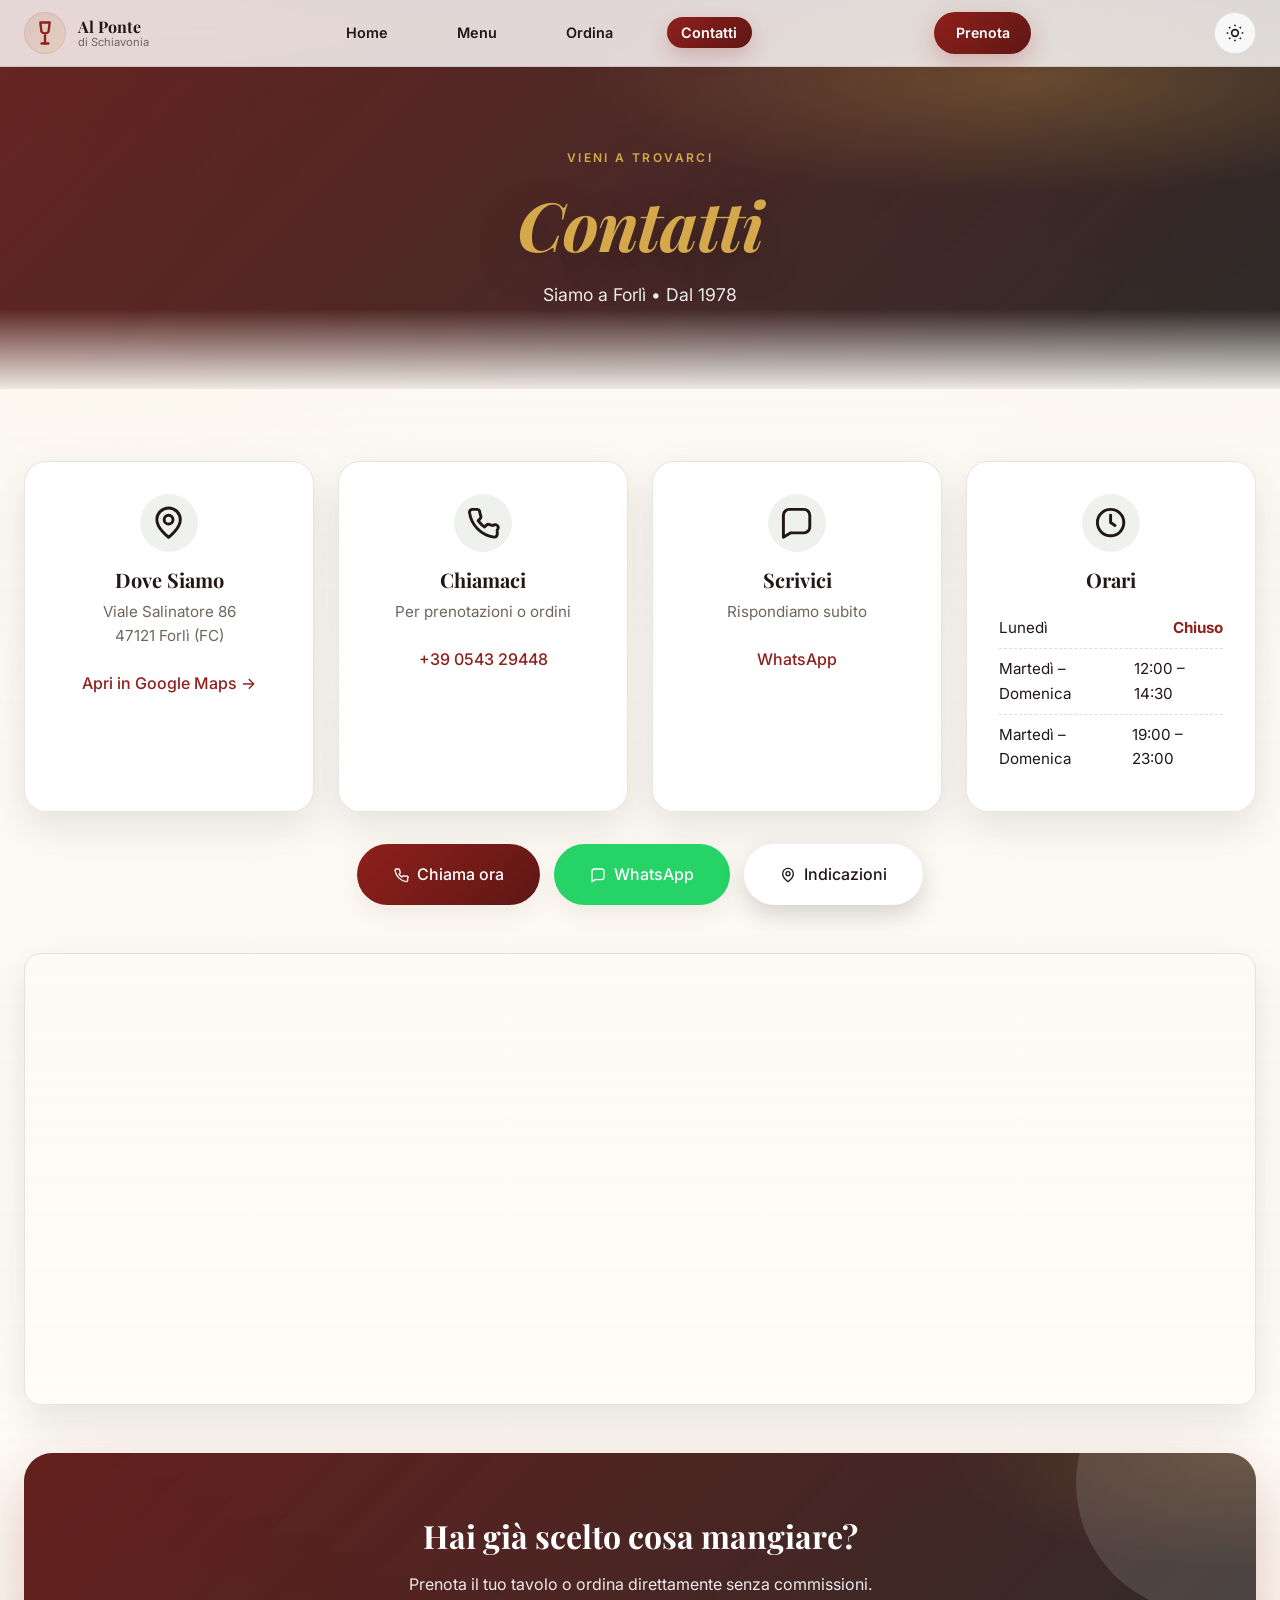
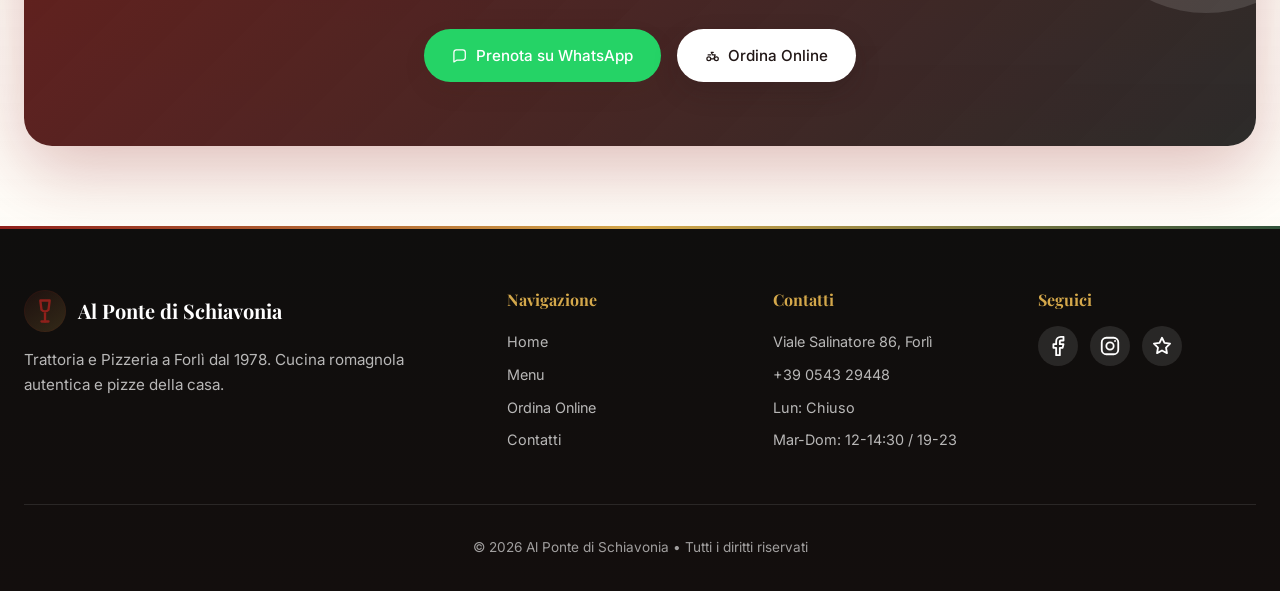
<file: contatti.html>
<!DOCTYPE html>
<html lang="it">
<head>
    <meta charset="UTF-8">
    <meta name="viewport" content="width=device-width, initial-scale=1.0">
    <title>Contatti • Al Ponte di Schiavonia | Forlì</title>
    <meta name="description" content="Contatti Al Ponte di Schiavonia, trattoria e pizzeria a Forlì in Viale Salinatore 86. Chiama, scrivi su WhatsApp o apri le indicazioni.">
    <meta name="keywords" content="contatti pizzeria Forlì, Viale Salinatore 86 Forlì, trattoria Schiavonia Forlì, Al Ponte di Schiavonia telefono">
    <link rel="preconnect" href="https://fonts.googleapis.com">
    <link rel="preconnect" href="https://fonts.gstatic.com" crossorigin>
    <link rel="icon" href="favicon.ico" sizes="any">
    <link href="https://fonts.googleapis.com/css2?family=Playfair+Display:wght@400;700;900&family=Inter:wght@300;400;500;600;700&display=swap" rel="stylesheet">
    <link rel="stylesheet" href="css/styles.css">
</head>
<body>

<nav class="navbar" id="navbar">
    <div class="container nav-container">
        <a href="index.html" class="logo">
            <span class="logo-icon"><svg class="icon-svg" viewBox="0 0 24 24" fill="none" stroke="currentColor" stroke-width="2"><path d="M8 3h8l-1 8a4 4 0 0 1-6 0L8 3z"/><path d="M12 14v7"/><path d="M9 21h6"/></svg></span>
            <span class="logo-text">Al Ponte<br><small>di Schiavonia</small></span>
        </a>
        <ul class="nav-links">
            <li><a href="index.html">Home</a></li>
            <li><a href="menu.html">Menu</a></li>
            <li><a href="ordina.html">Ordina</a></li>
            <li><a href="contatti.html" class="active">Contatti</a></li>
        </ul>
        <a href="https://wa.me/39054329448" class="btn-prenota-nav" target="_blank" rel="noopener">Prenota</a>
        <button class="mobile-menu-btn" aria-label="Menu">
            <span></span><span></span><span></span>
        </button>
    </div>
</nav>

<div class="mobile-menu" id="mobileMenu">
    <a href="index.html">Home</a>
    <a href="menu.html">Menu</a>
    <a href="ordina.html">Ordina</a>
    <a href="contatti.html">Contatti</a>
    <a href="https://wa.me/39054329448" class="btn-whatsapp">Prenota su WhatsApp</a>
</div>

<header class="page-hero">
    <div class="container">
        <span class="section-label light">VIENI A TROVARCI</span>
        <h1 class="page-title"><em>Contatti</em></h1>
        <p class="page-subtitle">Siamo a Forlì • Dal 1978</p>
    </div>
</header>

<main class="contacts-page">
    <div class="container">
        <div class="contacts-grid">

            <div class="contact-card animate-on-scroll">
                <div class="contact-icon"><svg class="icon-svg" viewBox="0 0 24 24" fill="none" stroke="currentColor" stroke-width="2"><path d="M20 10c0 6-8 12-8 12S4 16 4 10a8 8 0 1 1 16 0z"/><circle cx="12" cy="10" r="3"/></svg></div>
                <h3>Dove Siamo</h3>
                <p>Viale Salinatore 86<br>47121 Forlì (FC)</p>
                <a href="https://maps.google.com/?q=Viale+Salinatore+86+Forli" target="_blank" rel="noopener" class="btn-link">
                    Apri in Google Maps →
                </a>
            </div>

            <div class="contact-card animate-on-scroll" data-delay="100">
                <div class="contact-icon"><svg class="icon-svg" viewBox="0 0 24 24" fill="none" stroke="currentColor" stroke-width="2"><path d="M22 16.92v3a2 2 0 0 1-2.18 2A19.8 19.8 0 0 1 3.08 5.18 2 2 0 0 1 5.06 3h3a2 2 0 0 1 2 1.72c.12.9.33 1.77.63 2.6a2 2 0 0 1-.45 2.11L9 10.67a16 16 0 0 0 4.33 4.33l1.24-1.24a2 2 0 0 1 2.11-.45c.83.3 1.7.51 2.6.63A2 2 0 0 1 22 16.92z"/></svg></div>
                <h3>Chiamaci</h3>
                <p>Per prenotazioni o ordini</p>
                <a href="tel:+39054329448" class="btn-link">+39 0543 29448</a>
            </div>

            <div class="contact-card animate-on-scroll" data-delay="200">
                <div class="contact-icon"><svg class="icon-svg" viewBox="0 0 24 24" fill="none" stroke="currentColor" stroke-width="2"><path d="M21 15a4 4 0 0 1-4 4H8l-5 3V7a4 4 0 0 1 4-4h10a4 4 0 0 1 4 4z"/></svg></div>
                <h3>Scrivici</h3>
                <p>Rispondiamo subito</p>
                <a href="https://wa.me/39054329448" target="_blank" rel="noopener" class="btn-link">WhatsApp</a>
            </div>

            <div class="contact-card animate-on-scroll" data-delay="300">
                <div class="contact-icon"><svg class="icon-svg" viewBox="0 0 24 24" fill="none" stroke="currentColor" stroke-width="2"><circle cx="12" cy="12" r="9"/><path d="M12 7v5l3 2"/></svg></div>
                <h3>Orari</h3>
                <ul class="hours-list">
                    <li><span>Lunedì</span> <span class="closed">Chiuso</span></li>
                    <li><span>Martedì – Domenica</span> <span>12:00 – 14:30</span></li>
                    <li><span>Martedì – Domenica</span> <span>19:00 – 23:00</span></li>
                </ul>
            </div>

        </div>

        <div class="contact-actions animate-on-scroll">
            <a href="tel:+39054329448" class="btn btn-primary btn-large">
                <svg class="icon-svg" viewBox="0 0 24 24" fill="none" stroke="currentColor" stroke-width="2"><path d="M22 16.92v3a2 2 0 0 1-2.18 2A19.8 19.8 0 0 1 3.08 5.18 2 2 0 0 1 5.06 3h3a2 2 0 0 1 2 1.72c.12.9.33 1.77.63 2.6a2 2 0 0 1-.45 2.11L9 10.67a16 16 0 0 0 4.33 4.33l1.24-1.24a2 2 0 0 1 2.11-.45c.83.3 1.7.51 2.6.63A2 2 0 0 1 22 16.92z"/></svg>
                Chiama ora
            </a>
            <a href="https://wa.me/39054329448?text=Salve,%20vorrei%20informazioni" class="btn btn-whatsapp btn-large" target="_blank" rel="noopener">
                <svg class="icon-svg" viewBox="0 0 24 24" fill="none" stroke="currentColor" stroke-width="2"><path d="M21 15a4 4 0 0 1-4 4H8l-5 3V7a4 4 0 0 1 4-4h10a4 4 0 0 1 4 4z"/></svg>
                WhatsApp
            </a>
            <a href="https://www.google.com/maps/dir/?api=1&destination=Viale+Salinatore+86,+47121+Forli+FC" class="btn btn-light btn-large" target="_blank" rel="noopener">
                <svg class="icon-svg" viewBox="0 0 24 24" fill="none" stroke="currentColor" stroke-width="2"><path d="M20 10c0 6-8 12-8 12S4 16 4 10a8 8 0 1 1 16 0z"/><circle cx="12" cy="10" r="3"/></svg>
                Indicazioni
            </a>
        </div>

        <!-- MAPPA INTEGRATA -->
        <div class="map-container animate-on-scroll">
            <iframe 
                src="https://www.google.com/maps?q=Viale+Salinatore+86,+47121+Forli+FC&output=embed" 
                width="100%" 
                height="450" 
                style="border:0;" 
                allowfullscreen="" 
                loading="lazy"
                title="Mappa ristorante">
            </iframe>
        </div>

        <!-- CTA PRENOTAZIONE -->
        <div class="cta-box animate-on-scroll">
            <h2>Hai già scelto cosa mangiare?</h2>
            <p>Prenota il tuo tavolo o ordina direttamente senza commissioni.</p>
            <div class="cta-buttons">
                <a href="https://wa.me/39054329448?text=Salve,%20vorrei%20prenotare%20un%20tavolo" class="btn btn-whatsapp" target="_blank" rel="noopener">
                    <svg class="icon-svg" viewBox="0 0 24 24" fill="none" stroke="currentColor" stroke-width="2"><path d="M21 15a4 4 0 0 1-4 4H8l-5 3V7a4 4 0 0 1 4-4h10a4 4 0 0 1 4 4z"/></svg> Prenota su WhatsApp
                </a>
                <a href="ordina.html" class="btn btn-light">
                    <svg class="icon-svg" viewBox="0 0 24 24" fill="none" stroke="currentColor" stroke-width="2"><circle cx="6" cy="17" r="3"/><circle cx="18" cy="17" r="3"/><path d="M9 17h5l2-6h-4l-2-4h3"/><path d="M5 11h4"/></svg> Ordina Online
                </a>
            </div>
        </div>
    </div>
</main>

<footer class="footer">
    <div class="container">
        <div class="footer-grid">
            <div class="footer-col">
                <div class="footer-logo">
                    <span class="logo-icon"><svg class="icon-svg" viewBox="0 0 24 24" fill="none" stroke="currentColor" stroke-width="2"><path d="M8 3h8l-1 8a4 4 0 0 1-6 0L8 3z"/><path d="M12 14v7"/><path d="M9 21h6"/></svg></span>
                    <span>Al Ponte di Schiavonia</span>
                </div>
                <p>Trattoria e Pizzeria a Forlì dal 1978. Cucina romagnola autentica e pizze della casa.</p>
            </div>
            <div class="footer-col">
                <h4>Navigazione</h4>
                <ul>
                    <li><a href="index.html">Home</a></li>
                    <li><a href="menu.html">Menu</a></li>
                    <li><a href="ordina.html">Ordina Online</a></li>
                    <li><a href="contatti.html">Contatti</a></li>
                </ul>
            </div>
            <div class="footer-col">
                <h4>Contatti</h4>
                <ul>
                    <li>Viale Salinatore 86, Forlì</li>
                    <li><a href="tel:+39054329448">+39 0543 29448</a></li>
                    <li>Lun: Chiuso</li>
                    <li>Mar-Dom: 12-14:30 / 19-23</li>
                </ul>
            </div>
            <div class="footer-col">
                <h4>Seguici</h4>
                <div class="social-links">
                    <a href="#" aria-label="Facebook"><svg class="icon-svg" viewBox="0 0 24 24" fill="none" stroke="currentColor" stroke-width="2"><path d="M18 2h-3a5 5 0 0 0-5 5v3H7v4h3v8h4v-8h3l1-4h-4V7a1 1 0 0 1 1-1h3z"/></svg></a>
                    <a href="#" aria-label="Instagram"><svg class="icon-svg" viewBox="0 0 24 24" fill="none" stroke="currentColor" stroke-width="2"><rect x="3" y="3" width="18" height="18" rx="5"/><circle cx="12" cy="12" r="4"/><path d="M17.5 6.5h.01"/></svg></a>
                    <a href="#" aria-label="TripAdvisor"><svg class="icon-svg" viewBox="0 0 24 24" fill="none" stroke="currentColor" stroke-width="2"><path d="M12 3l2.7 5.5 6.1.9-4.4 4.3 1 6.1L12 16.9l-5.4 2.9 1-6.1-4.4-4.3 6.1-.9L12 3z"/></svg></a>
                </div>
            </div>
        </div>
        <div class="footer-bottom">
            <p>© 2026 Al Ponte di Schiavonia • Tutti i diritti riservati</p>
        </div>
    </div>
</footer>

<script src="js/main.js"></script>
</body>
</html>
</file>
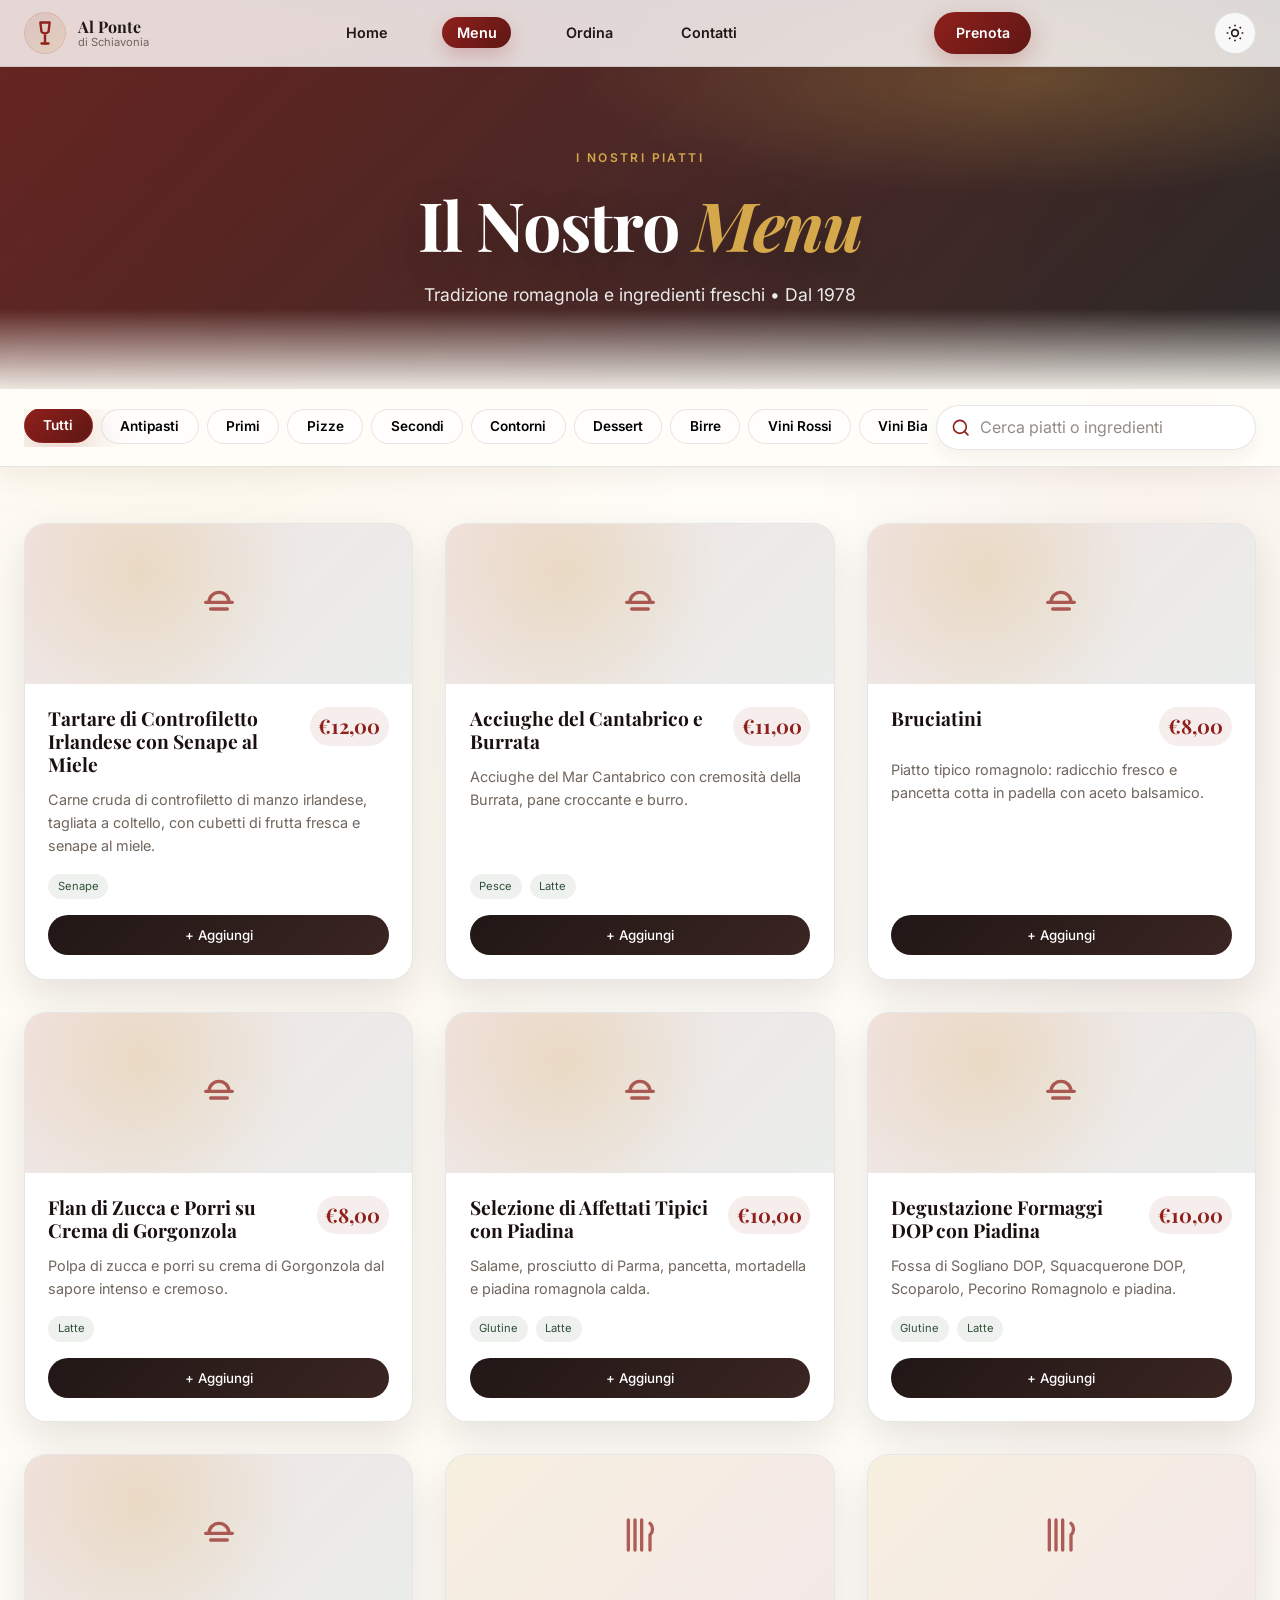
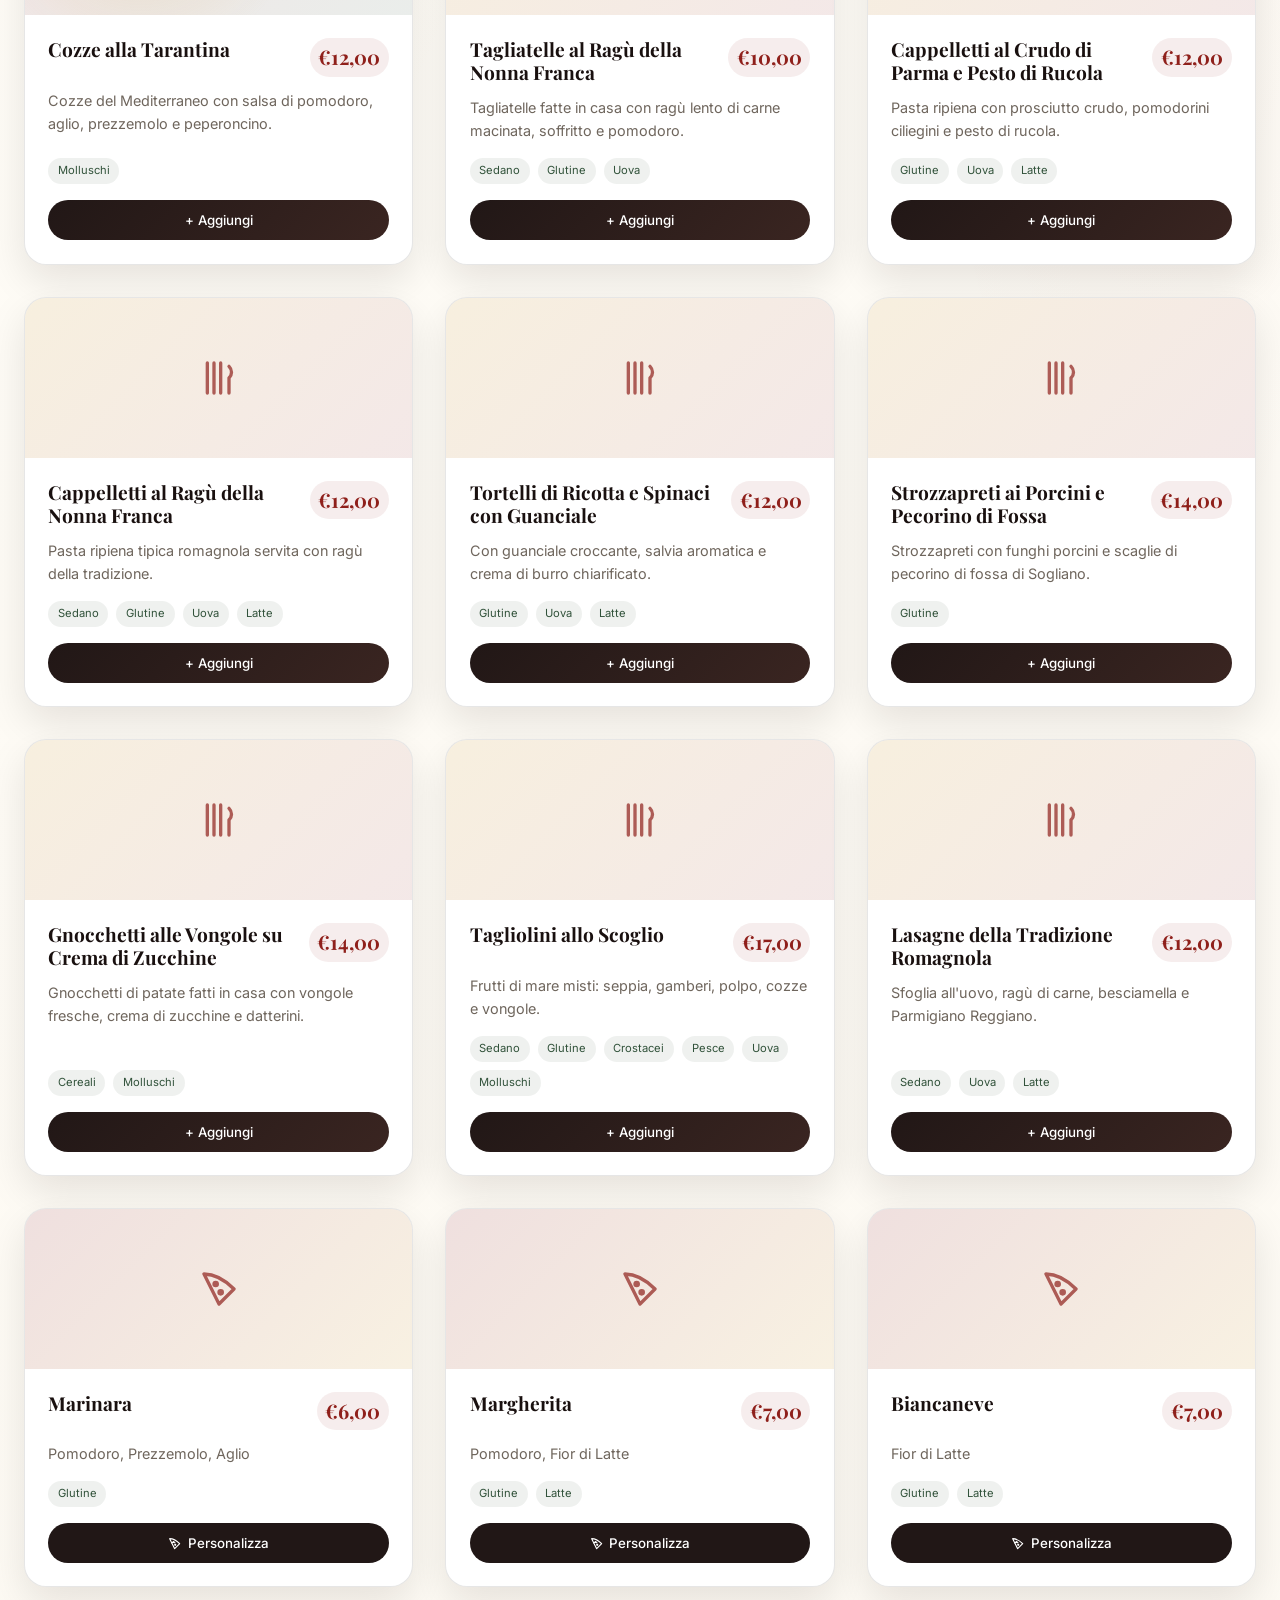
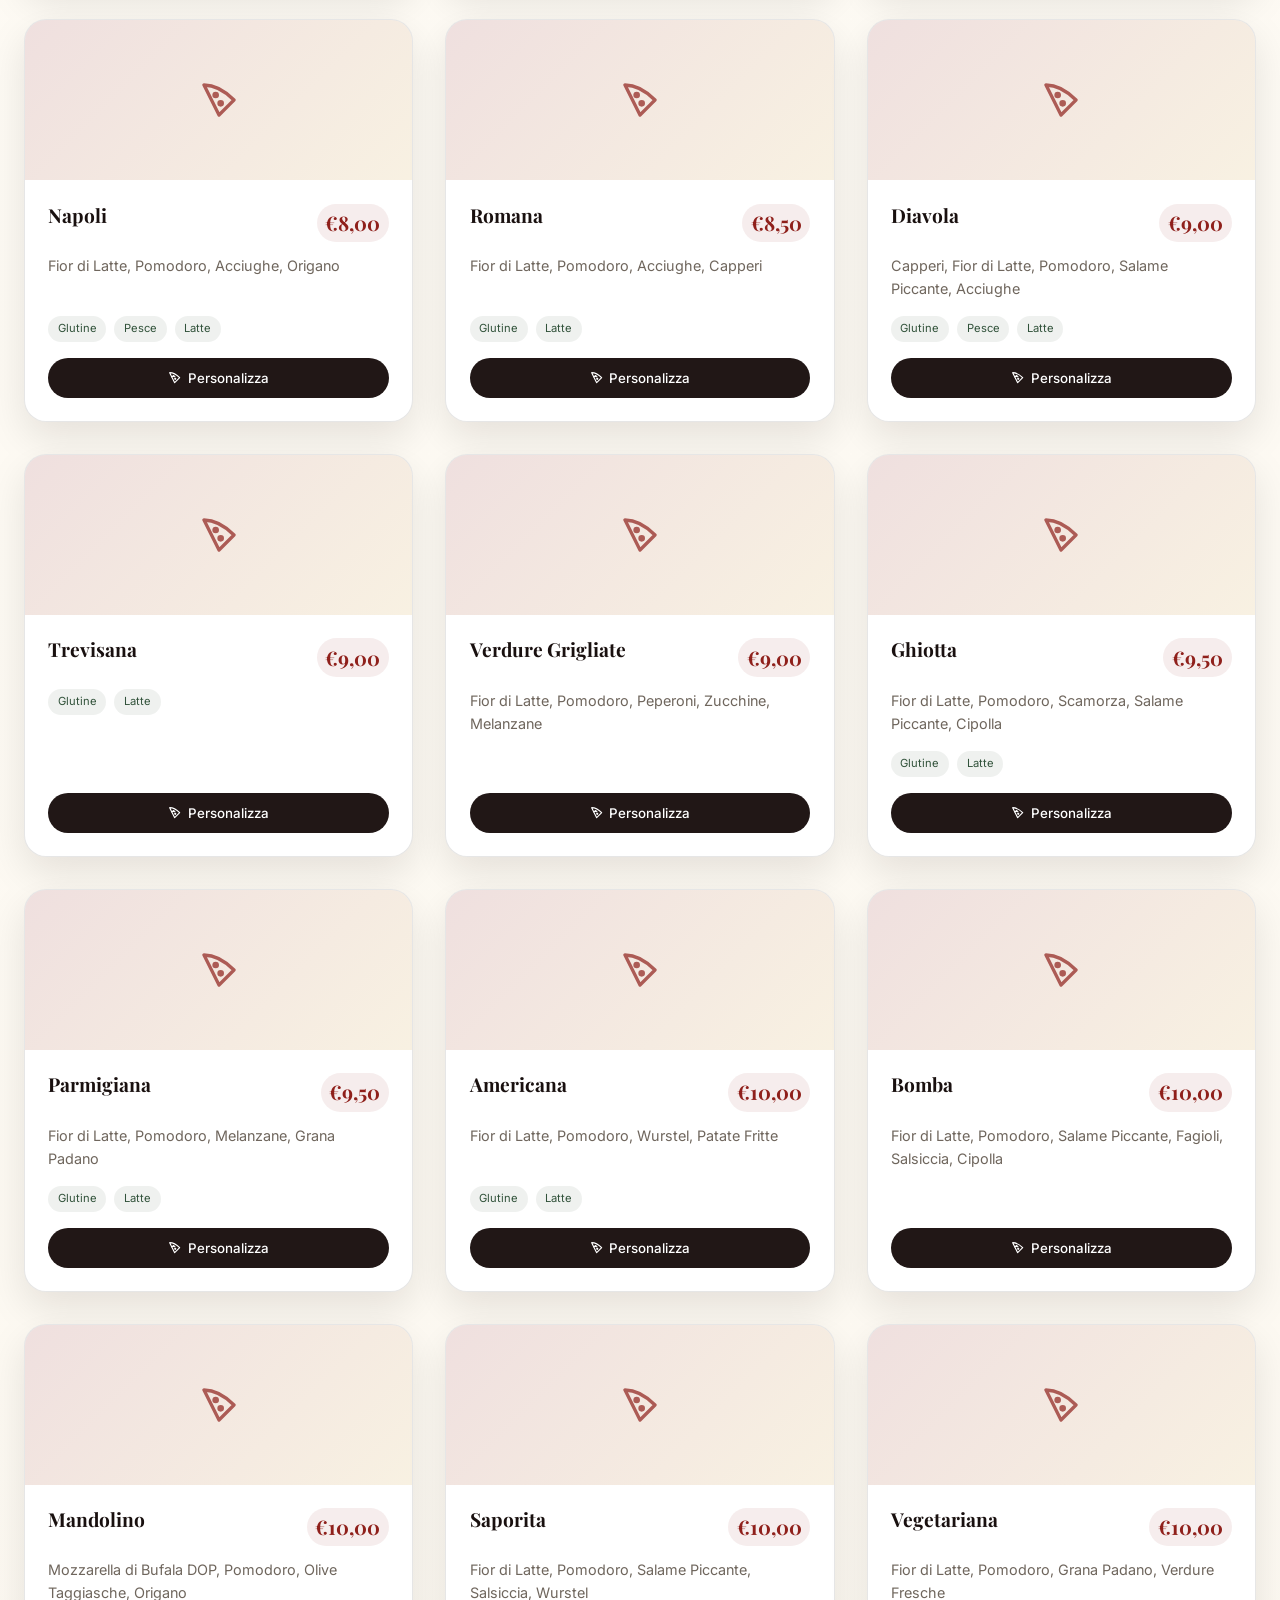
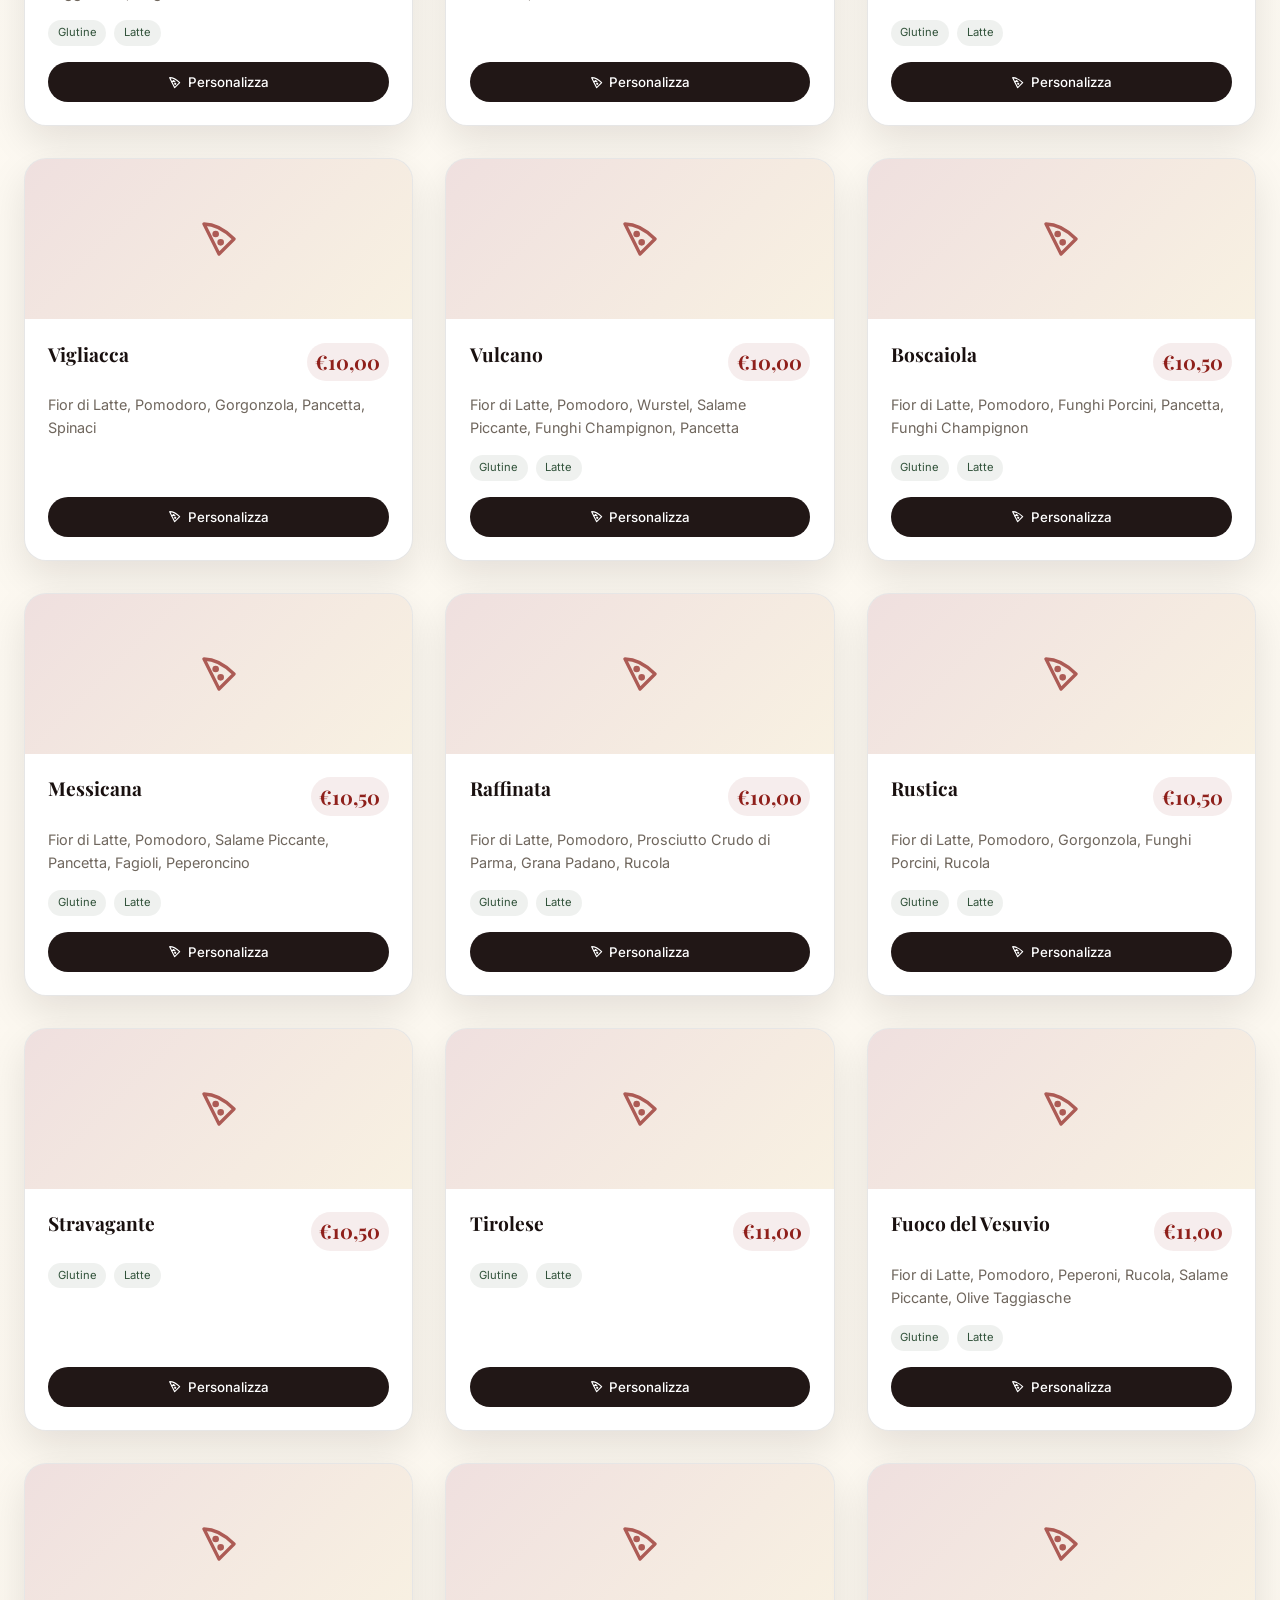
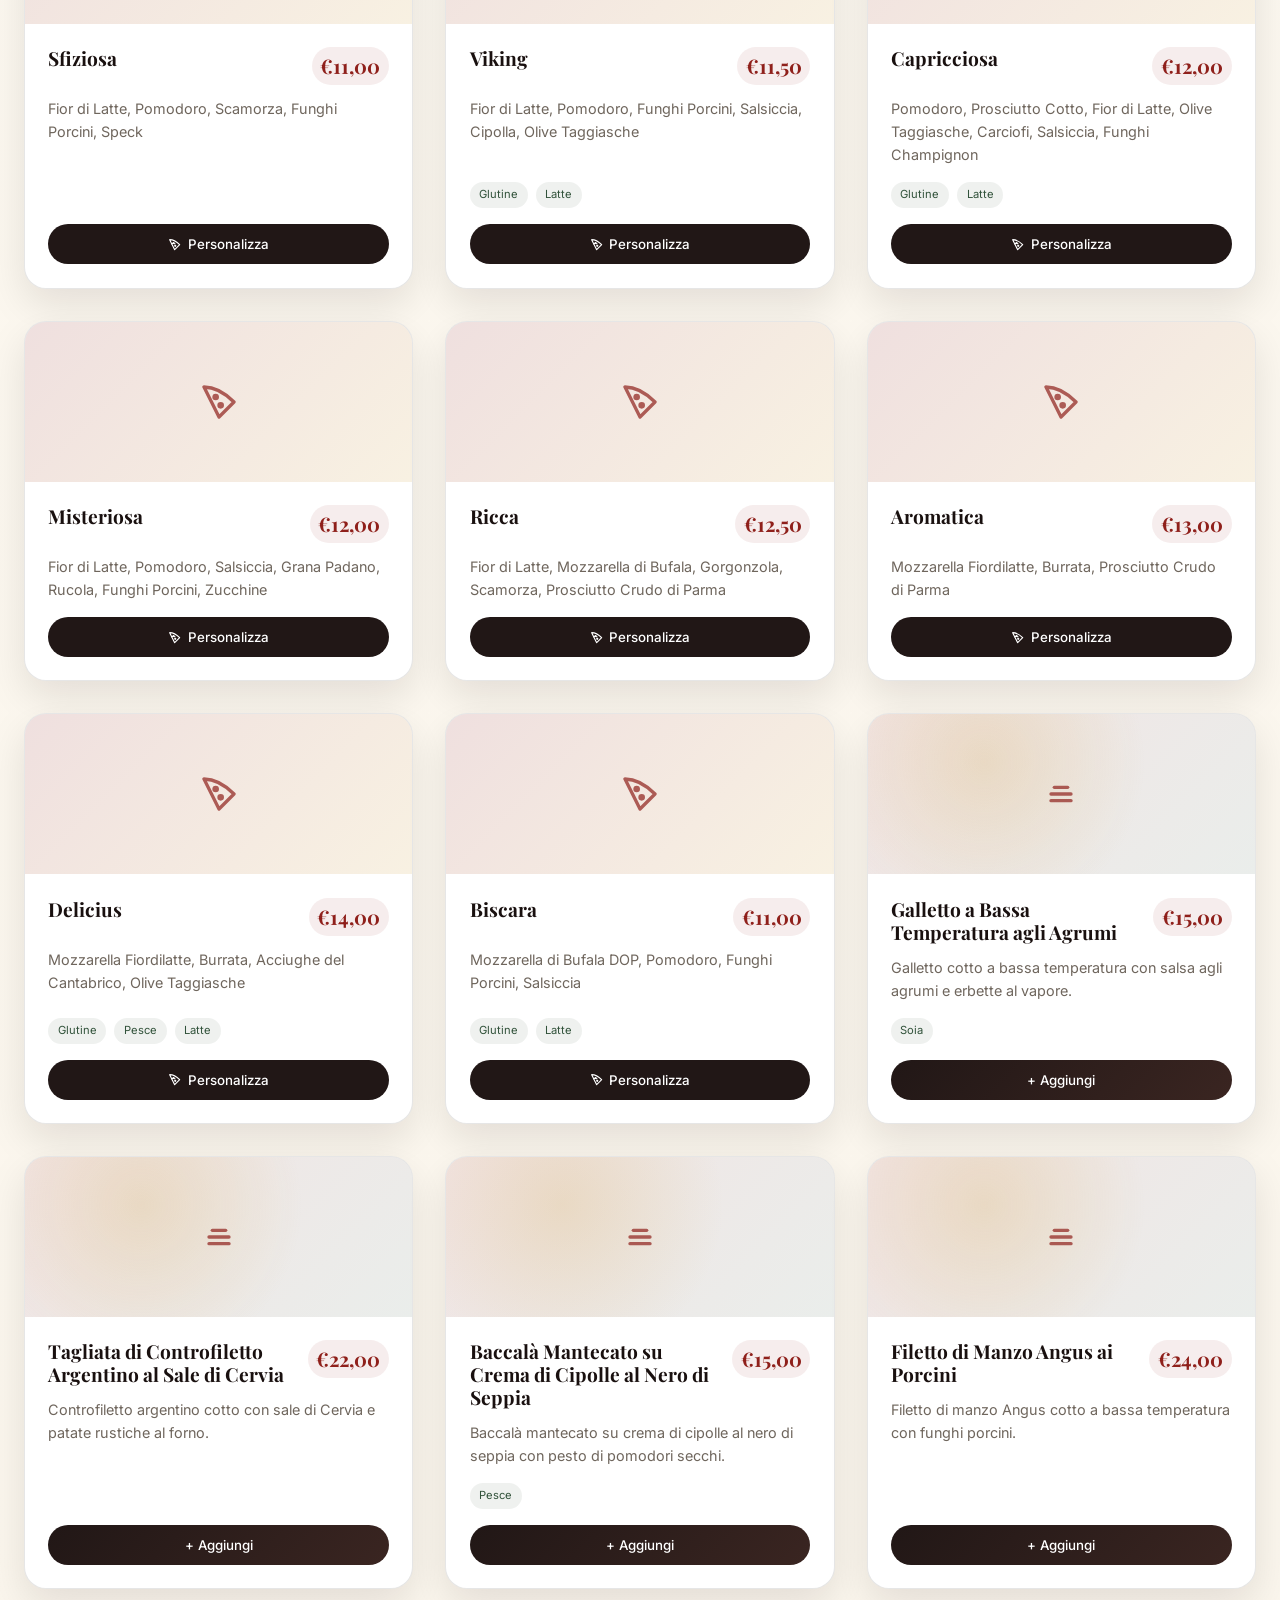
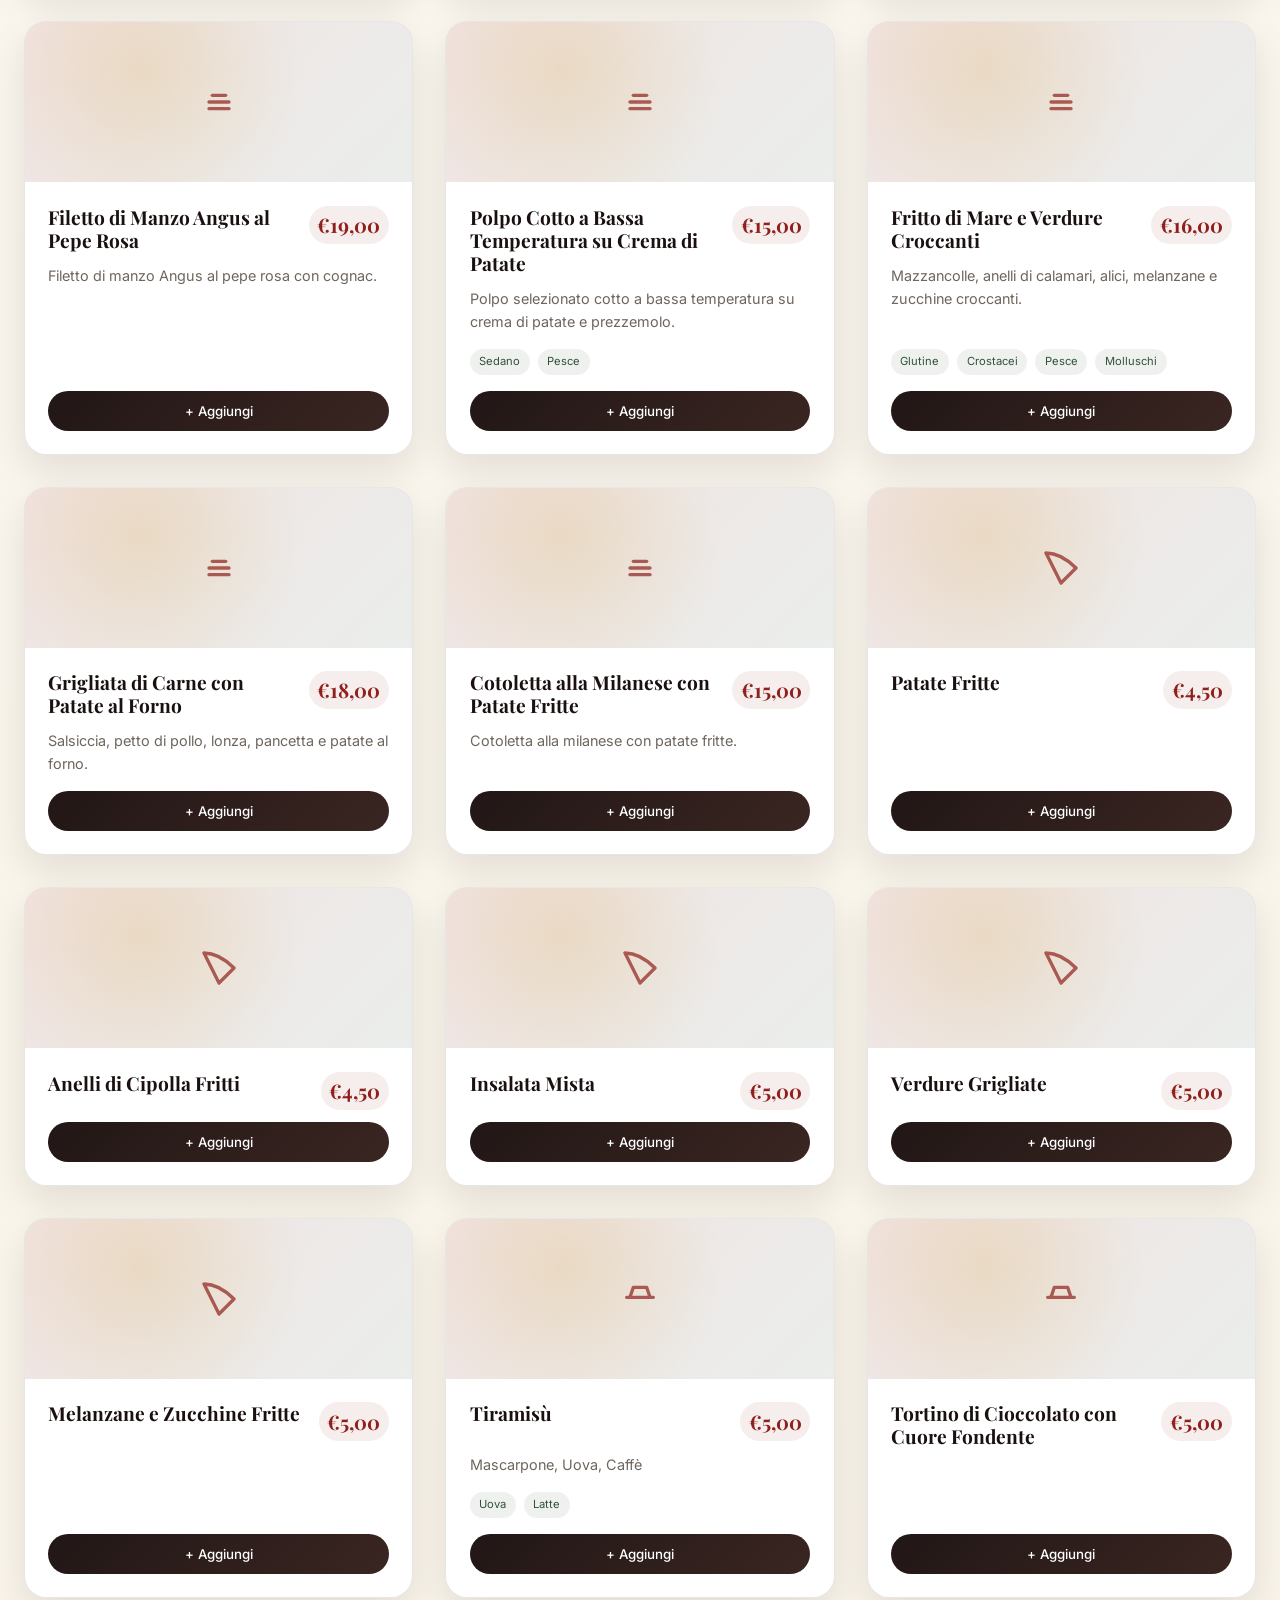
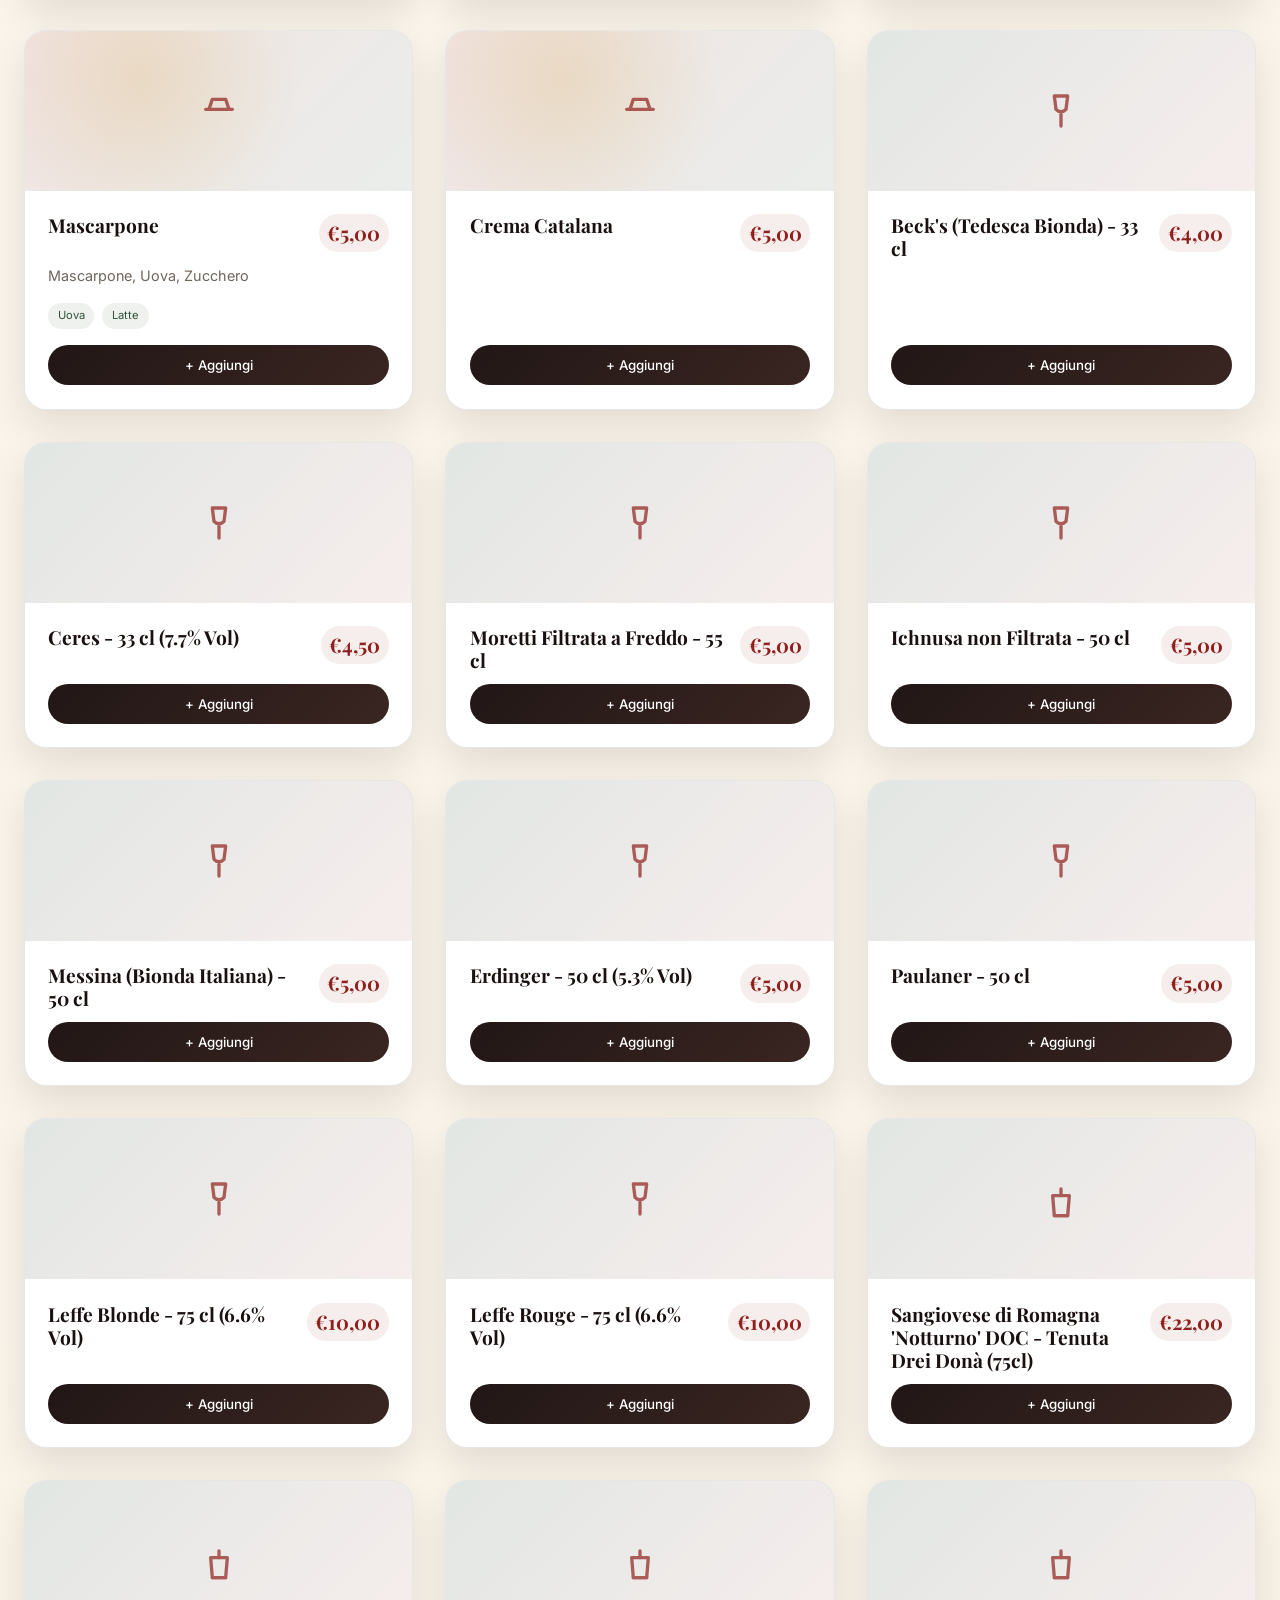
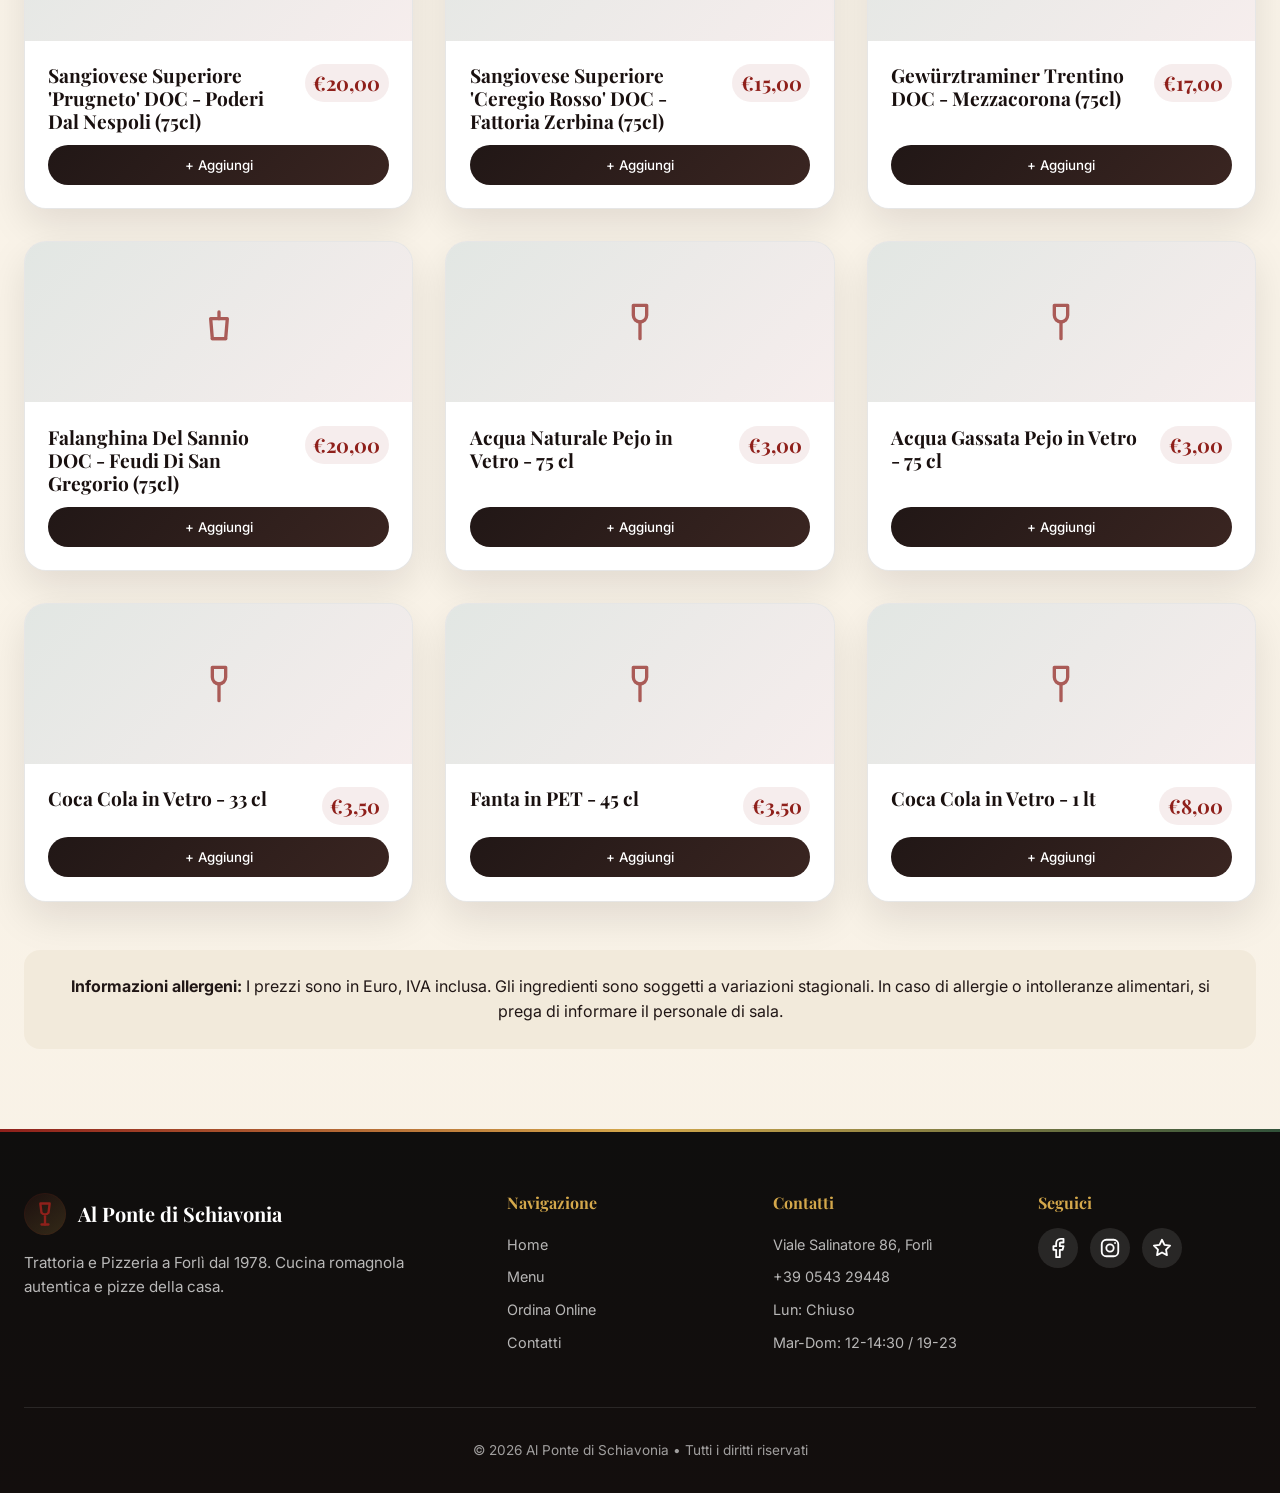
<file: menu.html>
<!DOCTYPE html>
<html lang="it">
<head>
    <meta charset="UTF-8">
    <meta name="viewport" content="width=device-width, initial-scale=1.0">
    <title>Menu • Al Ponte di Schiavonia | Trattoria e Pizzeria Forlì</title>
    <meta name="description" content="Menu Al Ponte di Schiavonia a Forlì: antipasti, primi romagnoli, 33 pizze, secondi, dolci, birre e vini. Ordina direttamente senza commissioni.">
    <meta name="keywords" content="menu pizzeria Forlì, pizze Forlì, trattoria romagnola Forlì, menu Al Ponte di Schiavonia">
    <link rel="icon" href="favicon.ico" sizes="any">
    <link rel="manifest" href="manifest.json">
    <link rel="preconnect" href="https://fonts.googleapis.com">
    <link rel="preconnect" href="https://fonts.gstatic.com" crossorigin>
    <link href="https://fonts.googleapis.com/css2?family=Playfair+Display:wght@400;700;900&family=Inter:wght@300;400;500;600;700&display=swap" rel="stylesheet">
    <link rel="stylesheet" href="css/styles.css">
</head>
<body>

<nav class="navbar" id="navbar">
    <div class="container nav-container">
        <a href="index.html" class="logo">
            <span class="logo-icon"><svg class="icon-svg" viewBox="0 0 24 24" fill="none" stroke="currentColor" stroke-width="2"><path d="M8 3h8l-1 8a4 4 0 0 1-6 0L8 3z"/><path d="M12 14v7"/><path d="M9 21h6"/></svg></span>
            <span class="logo-text">Al Ponte<br><small>di Schiavonia</small></span>
        </a>
        <ul class="nav-links">
            <li><a href="index.html">Home</a></li>
            <li><a href="menu.html" class="active">Menu</a></li>
            <li><a href="ordina.html">Ordina</a></li>
            <li><a href="contatti.html">Contatti</a></li>
        </ul>
        <a href="https://wa.me/39054329448" class="btn-prenota-nav" target="_blank" rel="noopener">Prenota</a>
        <button class="mobile-menu-btn" aria-label="Menu">
            <span></span><span></span><span></span>
        </button>
    </div>
</nav>

<div class="mobile-menu" id="mobileMenu">
    <a href="index.html">Home</a>
    <a href="menu.html">Menu</a>
    <a href="ordina.html">Ordina</a>
    <a href="contatti.html">Contatti</a>
    <a href="https://wa.me/39054329448" class="btn-whatsapp">Prenota su WhatsApp</a>
</div>

<header class="page-hero">
    <div class="container">
        <span class="section-label light">I NOSTRI PIATTI</span>
        <h1 class="page-title">Il Nostro <em>Menu</em></h1>
        <p class="page-subtitle">Tradizione romagnola e ingredienti freschi • Dal 1978</p>
    </div>
</header>

<!-- FILTRI CATEGORIE STICKY -->
<div class="menu-filters" id="menuFilters">
    <div class="container">
        <div class="menu-filter-row">
            <button class="filter-btn active" data-category="all">Tutti</button>
            <button class="filter-btn" data-category="antipasti">Antipasti</button>
            <button class="filter-btn" data-category="primi">Primi</button>
            <button class="filter-btn" data-category="pizze">Pizze</button>
            <button class="filter-btn" data-category="secondi">Secondi</button>
            <button class="filter-btn" data-category="contorni">Contorni</button>
            <button class="filter-btn" data-category="dessert">Dessert</button>
            <button class="filter-btn" data-category="birre">Birre</button>
            <button class="filter-btn" data-category="vini_rossi">Vini Rossi</button>
            <button class="filter-btn" data-category="vini_bianchi">Vini Bianchi</button>
            <button class="filter-btn" data-category="bevande">Bevande</button>
        </div>
        <div class="menu-search">
            <span aria-hidden="true"><svg class="icon-svg" viewBox="0 0 24 24" fill="none" stroke="currentColor" stroke-width="2"><circle cx="11" cy="11" r="8"/><path d="M21 21l-4.35-4.35"/></svg></span>
            <input type="search" id="menuSearch" placeholder="Cerca piatti o ingredienti" aria-label="Cerca piatti o ingredienti">
        </div>
    </div>
</div>

<main class="menu-main">
    <div class="container">
        <div class="menu-grid" id="menu-grid">
            <!-- Popolato dinamicamente da main.js -->
        </div>
        <div class="menu-empty" id="menuEmpty" hidden>
            <strong>Nessun risultato</strong>
            <span>Prova con un altro ingrediente o categoria.</span>
        </div>

        <div class="allergens-disclaimer animate-on-scroll">
            <p><strong>Informazioni allergeni:</strong> I prezzi sono in Euro, IVA inclusa. Gli ingredienti sono soggetti a variazioni stagionali. In caso di allergie o intolleranze alimentari, si prega di informare il personale di sala.</p>
        </div>
    </div>
</main>

<!-- FLOATING CART -->
<div class="floating-cart" id="floatingCart">
    <svg width="24" height="24" viewBox="0 0 24 24" fill="none" stroke="currentColor" stroke-width="2"><circle cx="9" cy="21" r="1"/><circle cx="20" cy="21" r="1"/><path d="M1 1h4l2.68 13.39a2 2 0 0 0 2 1.61h9.72a2 2 0 0 0 2-1.61L23 6H6"/></svg>
    <span class="cart-count">0</span>
</div>

<footer class="footer">
    <div class="container">
        <div class="footer-grid">
            <div class="footer-col">
                <div class="footer-logo">
                    <span class="logo-icon"><svg class="icon-svg" viewBox="0 0 24 24" fill="none" stroke="currentColor" stroke-width="2"><path d="M8 3h8l-1 8a4 4 0 0 1-6 0L8 3z"/><path d="M12 14v7"/><path d="M9 21h6"/></svg></span>
                    <span>Al Ponte di Schiavonia</span>
                </div>
                <p>Trattoria e Pizzeria a Forlì dal 1978. Cucina romagnola autentica e pizze della casa.</p>
            </div>
            <div class="footer-col">
                <h4>Navigazione</h4>
                <ul>
                    <li><a href="index.html">Home</a></li>
                    <li><a href="menu.html">Menu</a></li>
                    <li><a href="ordina.html">Ordina Online</a></li>
                    <li><a href="contatti.html">Contatti</a></li>
                </ul>
            </div>
            <div class="footer-col">
                <h4>Contatti</h4>
                <ul>
                    <li>Viale Salinatore 86, Forlì</li>
                    <li><a href="tel:+39054329448">+39 0543 29448</a></li>
                    <li>Lun: Chiuso</li>
                    <li>Mar-Dom: 12-14:30 / 19-23</li>
                </ul>
            </div>
            <div class="footer-col">
                <h4>Seguici</h4>
                <div class="social-links">
                    <a href="#" aria-label="Facebook"><svg class="icon-svg" viewBox="0 0 24 24" fill="none" stroke="currentColor" stroke-width="2"><path d="M18 2h-3a5 5 0 0 0-5 5v3H7v4h3v8h4v-8h3l1-4h-4V7a1 1 0 0 1 1-1h3z"/></svg></a>
                    <a href="#" aria-label="Instagram"><svg class="icon-svg" viewBox="0 0 24 24" fill="none" stroke="currentColor" stroke-width="2"><rect x="3" y="3" width="18" height="18" rx="5"/><circle cx="12" cy="12" r="4"/><path d="M17.5 6.5h.01"/></svg></a>
                    <a href="#" aria-label="TripAdvisor"><svg class="icon-svg" viewBox="0 0 24 24" fill="none" stroke="currentColor" stroke-width="2"><path d="M12 3l2.7 5.5 6.1.9-4.4 4.3 1 6.1L12 16.9l-5.4 2.9 1-6.1-4.4-4.3 6.1-.9L12 3z"/></svg></a>
                </div>
            </div>
        </div>
        <div class="footer-bottom">
            <p>© 2026 Al Ponte di Schiavonia • Tutti i diritti riservati</p>
        </div>
    </div>
</footer>

<script src="js/main.js"></script>
</body>
</html>
</file>
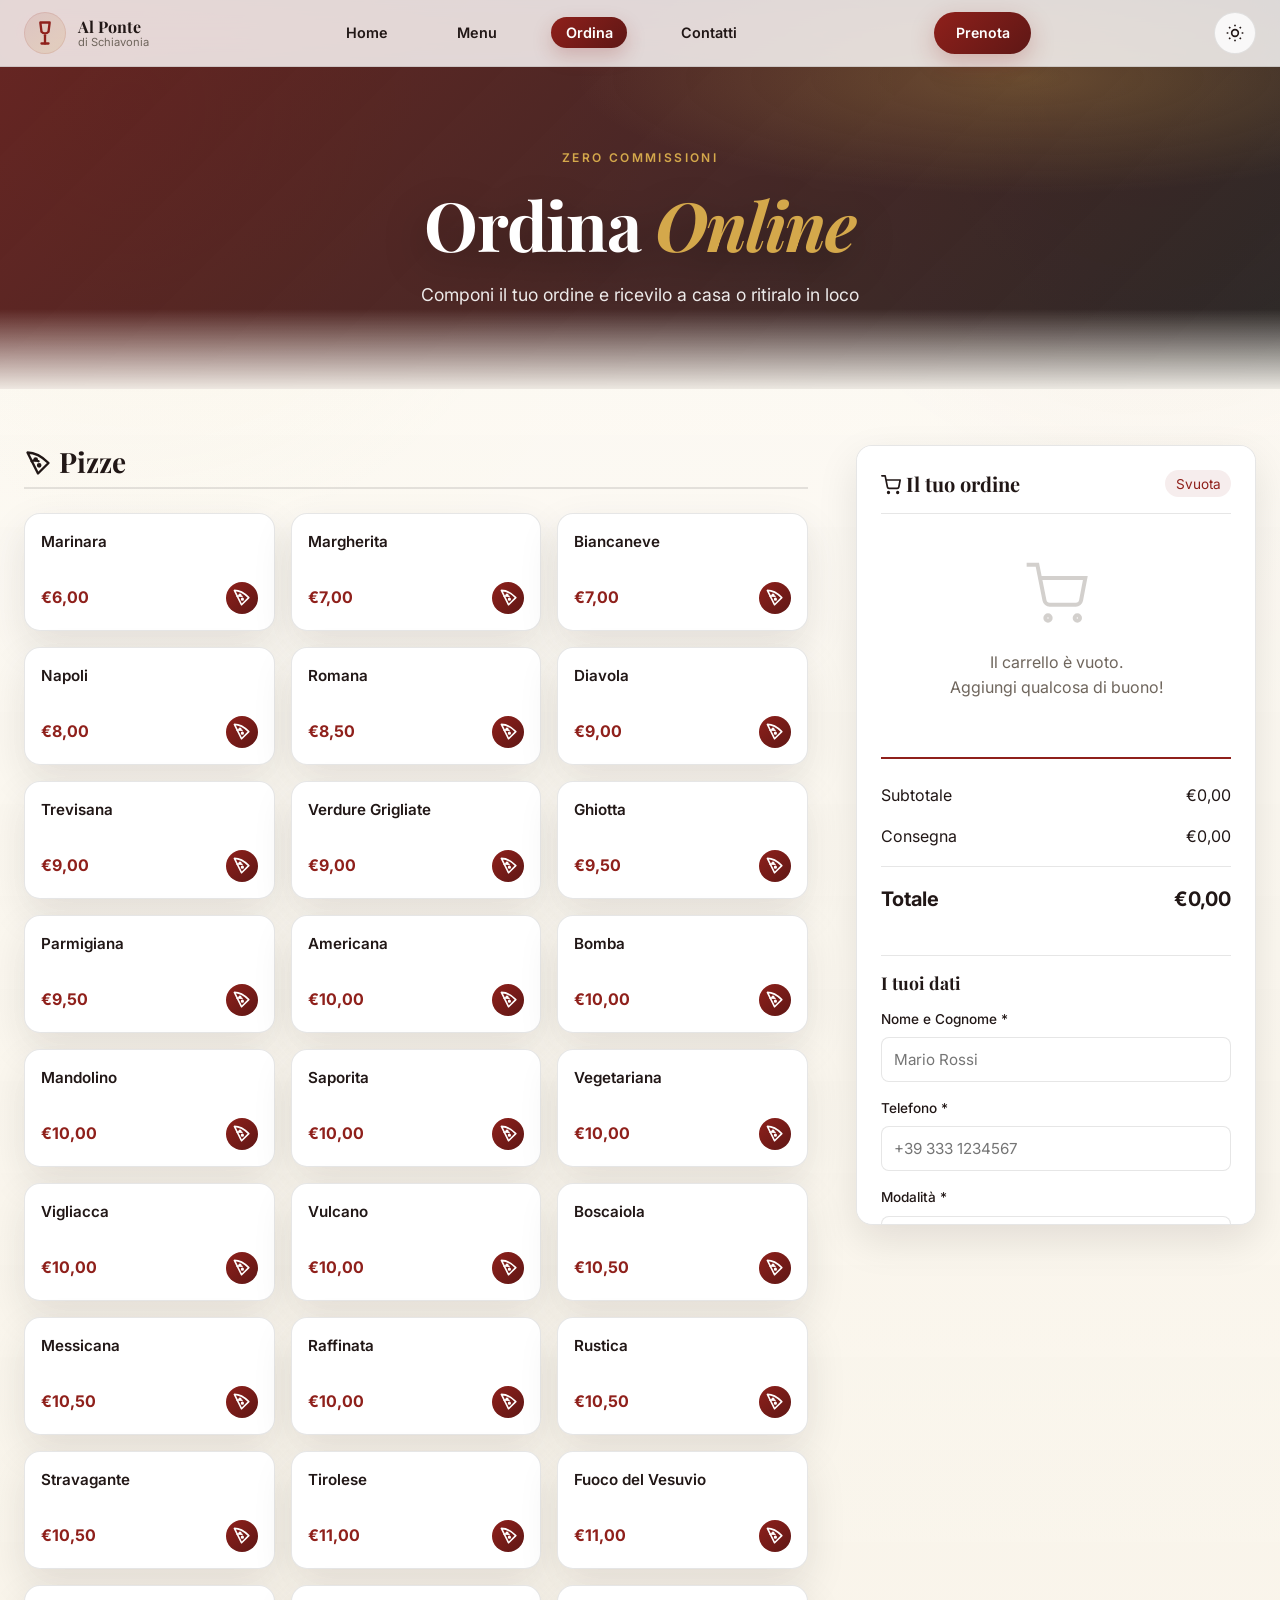
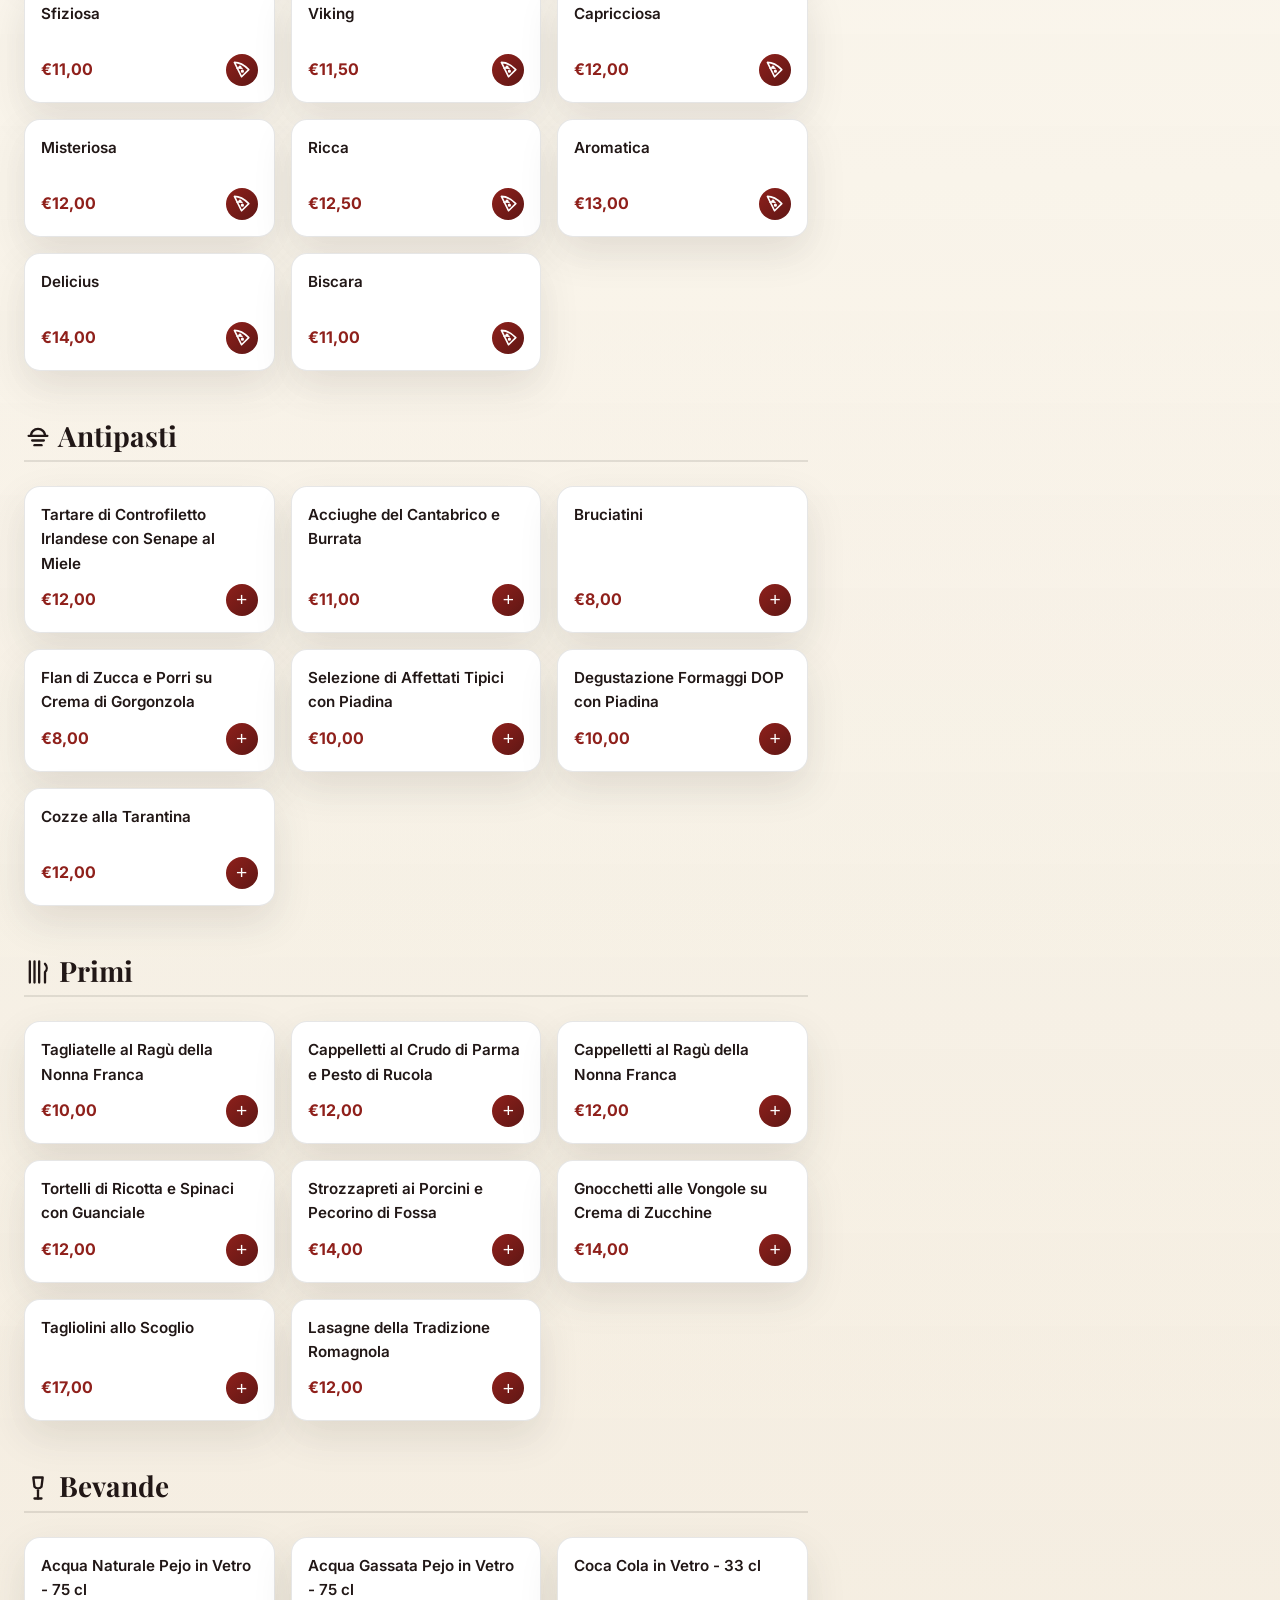
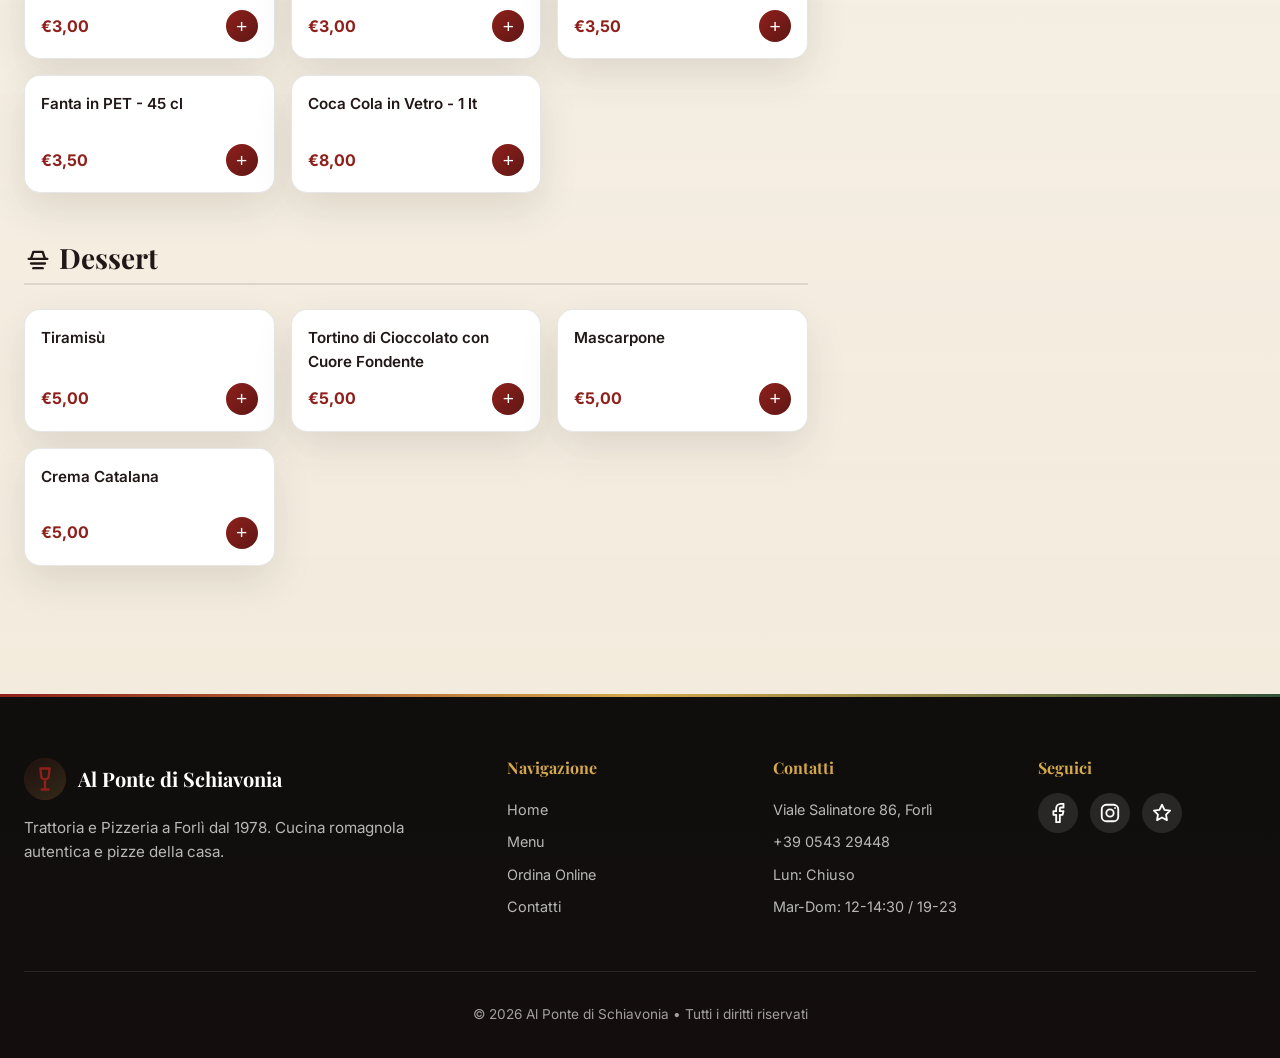
<file: ordina.html>
<!DOCTYPE html>
<html lang="it">
<head>
    <meta charset="UTF-8">
    <meta name="viewport" content="width=device-width, initial-scale=1.0">
    <title>Ordina Online • Al Ponte di Schiavonia</title>
    <meta name="description" content="Ordina online da Al Ponte di Schiavonia a Forlì: pizze, cucina romagnola, ritiro in loco e consegna a domicilio senza app esterne.">
    <meta name="keywords" content="ordina pizza Forlì, pizza domicilio Forlì, pizzeria Forlì consegna, Al Ponte di Schiavonia ordini">
    <link rel="preconnect" href="https://fonts.googleapis.com">
    <link rel="preconnect" href="https://fonts.gstatic.com" crossorigin>
    <link rel="icon" href="favicon.ico" sizes="any">
    <link href="https://fonts.googleapis.com/css2?family=Playfair+Display:wght@400;700;900&family=Inter:wght@300;400;500;600;700&display=swap" rel="stylesheet">
    <link rel="stylesheet" href="css/styles.css">
</head>
<body>

<nav class="navbar" id="navbar">
    <div class="container nav-container">
        <a href="index.html" class="logo">
            <span class="logo-icon"><svg class="icon-svg" viewBox="0 0 24 24" fill="none" stroke="currentColor" stroke-width="2"><path d="M8 3h8l-1 8a4 4 0 0 1-6 0L8 3z"/><path d="M12 14v7"/><path d="M9 21h6"/></svg></span>
            <span class="logo-text">Al Ponte<br><small>di Schiavonia</small></span>
        </a>
        <ul class="nav-links">
            <li><a href="index.html">Home</a></li>
            <li><a href="menu.html">Menu</a></li>
            <li><a href="ordina.html" class="active">Ordina</a></li>
            <li><a href="contatti.html">Contatti</a></li>
        </ul>
        <a href="https://wa.me/39054329448" class="btn-prenota-nav" target="_blank" rel="noopener">Prenota</a>
        <button class="mobile-menu-btn" aria-label="Menu">
            <span></span><span></span><span></span>
        </button>
    </div>
</nav>

<div class="mobile-menu" id="mobileMenu">
    <a href="index.html">Home</a>
    <a href="menu.html">Menu</a>
    <a href="ordina.html">Ordina</a>
    <a href="contatti.html">Contatti</a>
    <a href="https://wa.me/39054329448" class="btn-whatsapp">Prenota su WhatsApp</a>
</div>

<header class="page-hero">
    <div class="container">
        <span class="section-label light">ZERO COMMISSIONI</span>
        <h1 class="page-title">Ordina <em>Online</em></h1>
        <p class="page-subtitle">Componi il tuo ordine e ricevilo a casa o ritiralo in loco</p>
    </div>
</header>

<main class="order-page">
    <div class="container">
        <div class="order-layout">

            <!-- CATEGORIE MENU -->
            <div class="order-menu">
                <h2><svg class="icon-svg" viewBox="0 0 24 24" fill="none" stroke="currentColor" stroke-width="2"><path d="M12 21 3 3c6 0 12 3 18 9l-9 9z"/><circle cx="10" cy="9" r="1"/><circle cx="13" cy="14" r="1"/><path d="M6.5 10.5c2-1 4-1 6 0"/></svg> Pizze</h2>
                <div class="order-items" id="pizze-list"></div>

                <h2><svg class="icon-svg" viewBox="0 0 24 24" fill="none" stroke="currentColor" stroke-width="2"><path d="M4 11h16"/><path d="M6 11a6 6 0 0 1 12 0"/><path d="M7 15h10"/><path d="M9 19h6"/></svg> Antipasti</h2>
                <div class="order-items" id="antipasti-list"></div>

                <h2><svg class="icon-svg" viewBox="0 0 24 24" fill="none" stroke="currentColor" stroke-width="2"><path d="M5 3v18"/><path d="M9 3v18"/><path d="M13 3v18"/><path d="M18 5c2 2 2 5 0 7v9"/></svg> Primi</h2>
                <div class="order-items" id="primi-list"></div>

                <h2><svg class="icon-svg" viewBox="0 0 24 24" fill="none" stroke="currentColor" stroke-width="2"><path d="M8 3h8l-1 8a4 4 0 0 1-6 0L8 3z"/><path d="M12 14v7"/><path d="M9 21h6"/></svg> Bevande</h2>
                <div class="order-items" id="bevande-list"></div>

                <h2><svg class="icon-svg" viewBox="0 0 24 24" fill="none" stroke="currentColor" stroke-width="2"><path d="M4 11h16"/><path d="M6 11l2-6h8l2 6"/><path d="M6 15h12"/><path d="M8 19h8"/></svg> Dessert</h2>
                <div class="order-items" id="dessert-list"></div>
            </div>

            <!-- CARRELLO -->
            <aside class="order-cart" id="cart">
                <div class="cart-header">
                    <h3><svg class="icon-svg" viewBox="0 0 24 24" fill="none" stroke="currentColor" stroke-width="2"><circle cx="9" cy="21" r="1"/><circle cx="20" cy="21" r="1"/><path d="M1 1h4l2.68 13.39a2 2 0 0 0 2 1.61h9.72a2 2 0 0 0 2-1.61L23 6H6"/></svg> Il tuo ordine</h3>
                    <button class="cart-clear" id="clearCart">Svuota</button>
                </div>
                
                <div class="cart-items" id="cartItems">
                    <div class="cart-empty">
                        <svg width="64" height="64" viewBox="0 0 24 24" fill="none" stroke="currentColor" stroke-width="1.5"><circle cx="9" cy="21" r="1"/><circle cx="20" cy="21" r="1"/><path d="M1 1h4l2.68 13.39a2 2 0 0 0 2 1.61h9.72a2 2 0 0 0 2-1.61L23 6H6"/></svg>
                        <p>Il carrello è vuoto.<br>Aggiungi qualcosa di buono!</p>
                    </div>
                </div>

                <div class="cart-summary">
                    <div class="summary-row">
                        <span>Subtotale</span>
                        <span id="subtotal">€0,00</span>
                    </div>
                    <div class="summary-row" id="deliveryRow" hidden>
                        <span>Consegna</span>
                        <span id="deliveryFee">€0,00</span>
                    </div>
                    <div class="summary-row total">
                        <span>Totale</span>
                        <span id="total">€0,00</span>
                    </div>
                </div>

                <form class="cart-form" id="orderForm">
                    <h4>I tuoi dati</h4>
                    <div class="form-group">
                        <label>Nome e Cognome *</label>
                        <input type="text" name="name" required placeholder="Mario Rossi">
                    </div>
                    <div class="form-group">
                        <label>Telefono *</label>
                        <input type="tel" name="phone" required placeholder="+39 333 1234567">
                    </div>
                    <div class="form-group">
                        <label>Modalità *</label>
                        <div class="radio-group">
                            <label class="radio-label">
                                <input type="radio" name="mode" value="ritiro" checked>
                                <span><svg class="icon-svg" viewBox="0 0 24 24" fill="none" stroke="currentColor" stroke-width="2"><path d="M3 11l9-8 9 8"/><path d="M5 10v10h14V10"/><path d="M9 20v-6h6v6"/></svg> Ritiro in loco</span>
                            </label>
                            <label class="radio-label">
                                <input type="radio" name="mode" value="consegna">
                                <span><svg class="icon-svg" viewBox="0 0 24 24" fill="none" stroke="currentColor" stroke-width="2"><circle cx="6" cy="17" r="3"/><circle cx="18" cy="17" r="3"/><path d="M9 17h5l2-6h-4l-2-4h3"/><path d="M5 11h4"/></svg> Consegna a domicilio</span>
                            </label>
                        </div>
                    </div>
                    <div class="form-group" id="addressField" style="display:none;">
                        <label>Indirizzo di consegna *</label>
                        <input type="text" name="address" placeholder="Via, numero civico">
                    </div>
                    <div class="form-group">
                        <label>Orario preferito *</label>
                        <select name="time" required>
                            <option value="">Scegli un orario</option>
                            <option value="12:00-12:30">12:00 - 12:30</option>
                            <option value="12:30-13:00">12:30 - 13:00</option>
                            <option value="13:00-13:30">13:00 - 13:30</option>
                            <option value="13:30-14:00">13:30 - 14:00</option>
                            <option value="19:00-19:30">19:00 - 19:30</option>
                            <option value="19:30-20:00">19:30 - 20:00</option>
                            <option value="20:00-20:30">20:00 - 20:30</option>
                            <option value="20:30-21:00">20:30 - 21:00</option>
                            <option value="21:00-21:30">21:00 - 21:30</option>
                            <option value="21:30-22:00">21:30 - 22:00</option>
                        </select>
                        <p class="form-hint">L'orario sara confermato via WhatsApp.</p>
                    </div>
                    <div class="form-group">
                        <label>Note (opzionale)</label>
                        <textarea name="notes" rows="2" placeholder="Allergie, richieste particolari..."></textarea>
                    </div>
                    <button type="submit" class="btn btn-primary btn-large btn-full" id="submitOrder" disabled>
                        <svg width="20" height="20" viewBox="0 0 24 24" fill="currentColor"><path d="M17.472 14.382c-.297-.149-1.758-.867-2.03-.967-.273-.099-.471-.148-.67.15-.197.297-.767.966-.94 1.164-.173.199-.347.223-.644.075-.297-.15-1.255-.463-2.39-1.475-.883-.788-1.48-1.761-1.653-2.059-.173-.297-.018-.458.13-.606.134-.133.298-.347.446-.52.149-.174.198-.298.298-.497.099-.198.05-.371-.025-.52-.075-.149-.669-1.612-.916-2.207-.242-.579-.487-.5-.669-.51-.173-.008-.371-.01-.57-.01-.198 0-.52.074-.792.372-.272.297-1.04 1.016-1.04 2.479 0 1.462 1.065 2.875 1.213 3.074.149.198 2.096 3.2 5.077 4.487.709.306 1.262.489 1.694.625.712.227 1.36.195 1.871.118.571-.085 1.758-.719 2.006-1.413.248-.694.248-1.289.173-1.413-.074-.124-.272-.198-.57-.347"/></svg>
                        Invia Ordine via WhatsApp
                    </button>
                    <p class="form-disclaimer">Cliccando, verrai reindirizzato a WhatsApp con il riepilogo del tuo ordine.</p>
                </form>
            </aside>
        </div>
    </div>
</main>

<footer class="footer">
    <div class="container">
        <div class="footer-grid">
            <div class="footer-col">
                <div class="footer-logo">
                    <span class="logo-icon"><svg class="icon-svg" viewBox="0 0 24 24" fill="none" stroke="currentColor" stroke-width="2"><path d="M8 3h8l-1 8a4 4 0 0 1-6 0L8 3z"/><path d="M12 14v7"/><path d="M9 21h6"/></svg></span>
                    <span>Al Ponte di Schiavonia</span>
                </div>
                <p>Trattoria e Pizzeria a Forlì dal 1978. Cucina romagnola autentica e pizze della casa.</p>
            </div>
            <div class="footer-col">
                <h4>Navigazione</h4>
                <ul>
                    <li><a href="index.html">Home</a></li>
                    <li><a href="menu.html">Menu</a></li>
                    <li><a href="ordina.html">Ordina Online</a></li>
                    <li><a href="contatti.html">Contatti</a></li>
                </ul>
            </div>
            <div class="footer-col">
                <h4>Contatti</h4>
                <ul>
                    <li>Viale Salinatore 86, Forlì</li>
                    <li><a href="tel:+39054329448">+39 0543 29448</a></li>
                    <li>Lun: Chiuso</li>
                    <li>Mar-Dom: 12-14:30 / 19-23</li>
                </ul>
            </div>
            <div class="footer-col">
                <h4>Seguici</h4>
                <div class="social-links">
                    <a href="#" aria-label="Facebook"><svg class="icon-svg" viewBox="0 0 24 24" fill="none" stroke="currentColor" stroke-width="2"><path d="M18 2h-3a5 5 0 0 0-5 5v3H7v4h3v8h4v-8h3l1-4h-4V7a1 1 0 0 1 1-1h3z"/></svg></a>
                    <a href="#" aria-label="Instagram"><svg class="icon-svg" viewBox="0 0 24 24" fill="none" stroke="currentColor" stroke-width="2"><rect x="3" y="3" width="18" height="18" rx="5"/><circle cx="12" cy="12" r="4"/><path d="M17.5 6.5h.01"/></svg></a>
                    <a href="#" aria-label="TripAdvisor"><svg class="icon-svg" viewBox="0 0 24 24" fill="none" stroke="currentColor" stroke-width="2"><path d="M12 3l2.7 5.5 6.1.9-4.4 4.3 1 6.1L12 16.9l-5.4 2.9 1-6.1-4.4-4.3 6.1-.9L12 3z"/></svg></a>
                </div>
            </div>
        </div>
        <div class="footer-bottom">
            <p>© 2026 Al Ponte di Schiavonia • Tutti i diritti riservati</p>
        </div>
    </div>
</footer>

<script src="js/main.js"></script>
</body>
</html>
</file>
<file: css/styles.css>
/* ========================================
   RESET & VARIABILI
======================================== */
*, *::before, *::after {
    margin: 0;
    padding: 0;
    box-sizing: border-box;
}

:root {
    --primary: #8f201b;
    --primary-dark: #5e1715;
    --secondary: #d4a84b;
    --accent: #31523a;
    --dark: #211716;
    --ink: #0f0e0d;
    --light: #fbf8f1;
    --cream: #f2eadb;
    --paper: #fffdf8;
    --gray: #6f665d;
    --gray-light: #e7dccb;
    --border: rgba(15, 14, 13, 0.10);
    --shadow: 0 16px 40px rgba(15, 14, 13, 0.10);
    --shadow-hover: 0 28px 64px rgba(15, 14, 13, 0.16);
    --shadow-glow: 0 12px 40px rgba(143, 32, 27, 0.28);
    --radius-sm: 10px;
    --radius: 16px;
    --radius-lg: 22px;
    --radius-xl: 28px;
    --transition: all 0.35s cubic-bezier(0.16, 1, 0.3, 1);
    --transition-fast: all 0.22s cubic-bezier(0.16, 1, 0.3, 1);
    --whatsapp: #25D366;
    --whatsapp-dark: #128C7E;
    --surface: #ffffff;
    --surface-soft: rgba(255, 255, 255, 0.82);
    --hero-glow: rgba(212, 168, 75, 0.32);
    --mesh-1: rgba(143, 32, 27, 0.06);
    --mesh-2: rgba(212, 168, 75, 0.10);
    --glass: rgba(255, 255, 255, 0.12);
    --glass-border: rgba(255, 255, 255, 0.22);
}

html {
    scroll-behavior: smooth;
}

body {
    font-family: 'Inter', sans-serif;
    color: var(--dark);
    background:
        radial-gradient(ellipse 80% 50% at 20% -10%, var(--mesh-2), transparent 50%),
        radial-gradient(ellipse 60% 40% at 90% 0%, var(--mesh-1), transparent 45%),
        linear-gradient(180deg, rgba(255, 253, 248, 0.98), rgba(248, 241, 229, 0.95));
    line-height: 1.6;
    overflow-x: hidden;
}

img {
    max-width: 100%;
    height: auto;
    display: block;
}

a {
    color: inherit;
    text-decoration: none;
}

.container {
    max-width: 1280px;
    margin: 0 auto;
    padding: 0 1.5rem;
}

/* Typography */
h1, h2, h3, h4 {
    font-family: 'Playfair Display', serif;
    font-weight: 700;
    line-height: 1.2;
    letter-spacing: 0;
}

em {
    font-style: italic;
    color: var(--primary);
}

.section-label {
    display: inline-block;
    font-family: 'Inter', sans-serif;
    font-size: 0.75rem;
    font-weight: 600;
    letter-spacing: 0.2em;
    color: var(--primary);
    margin-bottom: 1rem;
    text-transform: uppercase;
}

.section-label.light {
    color: var(--secondary);
}

.section-title {
    font-size: clamp(2.5rem, 5vw, 3.5rem);
    margin-bottom: 1rem;
    letter-spacing: -0.02em;
}

.section-subtitle {
    font-size: 1.1rem;
    color: var(--gray);
    max-width: 600px;
    margin: 0 auto;
}

.section-header {
    text-align: center;
    margin-bottom: 4rem;
}

/* ========================================
   NAVBAR STICKY
======================================== */
.navbar {
    position: fixed;
    top: 0;
    left: 0;
    right: 0;
    z-index: 1000;
    background: var(--surface-soft);
    backdrop-filter: blur(24px) saturate(1.4);
    -webkit-backdrop-filter: blur(24px) saturate(1.4);
    transition: var(--transition);
    border-bottom: 1px solid var(--border);
}

.navbar.scrolled {
    background: rgba(255, 253, 248, 0.94);
    border-bottom: 1px solid rgba(15, 14, 13, 0.12);
    box-shadow: 0 12px 36px rgba(15, 14, 13, 0.08);
}

.nav-container {
    display: flex;
    align-items: center;
    justify-content: space-between;
    padding: 0.75rem 1.5rem;
    gap: 1rem;
}

.logo {
    display: flex;
    align-items: center;
    gap: 0.75rem;
    font-family: 'Playfair Display', serif;
    font-weight: 700;
}

.logo-icon {
    font-size: 1.75rem;
    width: 42px;
    height: 42px;
    border-radius: 50%;
    display: grid;
    place-items: center;
    background: linear-gradient(145deg, rgba(143, 32, 27, 0.1), rgba(212, 168, 75, 0.18));
    box-shadow: inset 0 0 0 1px rgba(143, 32, 27, 0.1);
}

.logo-text {
    display: flex;
    flex-direction: column;
    line-height: 1.1;
}

.logo-text small {
    font-size: 0.7rem;
    color: var(--gray);
    font-weight: 400;
    font-family: 'Inter', sans-serif;
}

.nav-links {
    display: flex;
    gap: 2.5rem;
    list-style: none;
}

.nav-links a {
    font-size: 0.9rem;
    font-weight: 600;
    color: var(--dark);
    position: relative;
    transition: var(--transition-fast);
    padding: 0.45rem 0.9rem;
    border-radius: 50px;
}

.nav-links a::after {
    display: none;
}

.nav-links a:hover {
    color: var(--primary);
    background: rgba(143, 32, 27, 0.06);
}

.nav-links a.active {
    color: white;
    background: linear-gradient(135deg, var(--primary), var(--primary-dark));
    box-shadow: 0 8px 20px rgba(143, 32, 27, 0.22);
}

.btn-prenota-nav {
    background: linear-gradient(135deg, var(--primary), var(--primary-dark));
    color: white;
    padding: 0.6rem 1.35rem;
    border-radius: 50px;
    font-size: 0.88rem;
    font-weight: 600;
    display: flex;
    align-items: center;
    gap: 0.5rem;
    transition: var(--transition-fast);
    box-shadow: 0 8px 24px rgba(143, 32, 27, 0.25);
}

.btn-prenota-nav:hover {
    background: var(--primary-dark);
    transform: translateY(-3px);
    box-shadow: var(--shadow-glow);
}

.mobile-menu-btn {
    display: none;
    background: none;
    border: none;
    cursor: pointer;
    padding: 0.5rem;
    flex-direction: column;
    gap: 5px;
}

.mobile-menu-btn span {
    display: block;
    width: 24px;
    height: 2px;
    background: var(--dark);
    transition: var(--transition);
}

.mobile-menu {
    position: fixed;
    top: 0;
    right: -100%;
    width: 85%;
    max-width: 400px;
    height: 100vh;
    background: white;
    z-index: 2000;
    padding: 5rem 2rem 2rem;
    display: flex;
    flex-direction: column;
    gap: 1.5rem;
    transition: right 0.4s cubic-bezier(0.16, 1, 0.3, 1);
    box-shadow: -10px 0 40px rgba(0,0,0,0.1);
}

.mobile-menu.active {
    right: 0;
}

.mobile-menu a {
    font-size: 1.25rem;
    font-weight: 500;
    padding: 1rem 0;
    border-bottom: 1px solid var(--gray-light);
}

.mobile-menu .btn-whatsapp {
    background: var(--whatsapp);
    color: white;
    text-align: center;
    padding: 1rem;
    border-radius: var(--radius);
    border: none;
    margin-top: 1rem;
}

/* ========================================
   BUTTONS
======================================== */
.btn {
    display: inline-flex;
    align-items: center;
    gap: 0.5rem;
    padding: 0.9rem 1.75rem;
    border-radius: 50px;
    font-weight: 500;
    font-size: 0.95rem;
    border: none;
    cursor: pointer;
    transition: var(--transition);
    font-family: 'Inter', sans-serif;
    box-shadow: 0 10px 24px rgba(67, 39, 30, 0.08);
}

.btn-primary {
    background: linear-gradient(135deg, var(--primary), var(--primary-dark));
    color: white;
    position: relative;
    overflow: hidden;
    isolation: isolate;
}

.btn-primary::before {
    content: '';
    position: absolute;
    inset: 0;
    background: linear-gradient(105deg, transparent 40%, rgba(255, 255, 255, 0.22) 50%, transparent 60%);
    transform: translateX(-120%);
    transition: transform 0.55s ease;
    z-index: 0;
}

.btn-primary:hover::before {
    transform: translateX(120%);
}

.btn-primary:hover {
    background: var(--primary-dark);
    transform: translateY(-3px);
    box-shadow: var(--shadow-glow);
}

.btn-primary > * {
    position: relative;
    z-index: 1;
}

.btn-outline {
    background: rgba(255, 255, 255, 0.08);
    color: white;
    border: 1px solid rgba(255, 255, 255, 0.72);
    box-shadow: none;
}

.btn-outline:hover {
    background: white;
    color: var(--dark);
}

.btn-light {
    background: white;
    color: var(--dark);
    box-shadow: 0 10px 26px rgba(35, 23, 22, 0.18);
}

.btn-whatsapp {
    background: var(--whatsapp);
    color: white;
}

.btn-whatsapp:hover {
    background: var(--whatsapp-dark);
    transform: translateY(-2px);
}

.btn-card {
    background: var(--cream);
    color: var(--dark);
    width: 100%;
    justify-content: center;
    margin-top: 1.5rem;
}

.btn-card:hover {
    background: var(--primary);
    color: white;
}

.btn-large {
    padding: 1.1rem 2.25rem;
    font-size: 1rem;
}

.btn-full {
    width: 100%;
    justify-content: center;
}

.mobile-quick-actions {
    display: none;
}

/* ========================================
   HERO
======================================== */
.hero {
    min-height: 92vh;
    background:
        linear-gradient(90deg, rgba(26, 17, 15, 0.86) 0%, rgba(79, 25, 20, 0.68) 45%, rgba(26, 17, 15, 0.3) 100%),
        url('https://images.unsplash.com/photo-1555396273-367ea4eb4db5?w=1920&q=85') center/cover;
    display: flex;
    align-items: center;
    position: relative;
    color: white;
    overflow: hidden;
}

.hero-overlay {
    position: absolute;
    inset: 0;
    background:
        linear-gradient(180deg, rgba(33, 23, 22, 0.08) 0%, rgba(33, 23, 22, 0.44) 100%);
}

.hero::after {
    content: '';
    position: absolute;
    left: 0;
    right: 0;
    bottom: 0;
    height: 160px;
    background: linear-gradient(180deg, transparent, var(--cream));
    pointer-events: none;
}

.hero-content {
    position: relative;
    z-index: 2;
    padding-top: 4rem;
    max-width: 760px;
}

.hero-badge {
    display: inline-flex;
    align-items: center;
    gap: 0.5rem;
    background: rgba(255,255,255,0.1);
    backdrop-filter: blur(10px);
    padding: 0.5rem 1rem;
    border-radius: 50px;
    font-size: 0.8rem;
    letter-spacing: 0.2em;
    margin-bottom: 2rem;
    border: 1px solid rgba(255,255,255,0.2);
}

.badge-dot {
    width: 8px;
    height: 8px;
    background: var(--secondary);
    border-radius: 50%;
    animation: pulse 2s infinite;
}

@keyframes pulse {
    0%, 100% { opacity: 1; }
    50% { opacity: 0.5; }
}

.hero-title {
    font-size: clamp(3.5rem, 8vw, 6.5rem);
    line-height: 0.95;
    margin-bottom: 1rem;
    text-wrap: balance;
    text-shadow: 0 20px 60px rgba(0, 0, 0, 0.45);
    letter-spacing: -0.02em;
}

.hero-title em {
    color: var(--secondary);
    font-style: italic;
}

.hero-subtitle {
    font-family: 'Playfair Display', serif;
    font-size: 1.5rem;
    color: var(--secondary);
    margin-bottom: 1.5rem;
    font-style: italic;
}

.hero-description {
    font-size: 1.15rem;
    max-width: 560px;
    margin-bottom: 2.5rem;
    opacity: 0.9;
}

.hero-cta {
    display: flex;
    gap: 1rem;
    flex-wrap: wrap;
}

.hero-facts {
    display: flex;
    gap: 0.8rem;
    flex-wrap: wrap;
    margin-top: 2.5rem;
}

.hero-fact {
    min-width: 150px;
    padding: 1rem 1.15rem;
    border: 1px solid var(--glass-border);
    border-radius: var(--radius-lg);
    background: var(--glass);
    backdrop-filter: blur(18px) saturate(1.3);
    box-shadow: 0 8px 32px rgba(0, 0, 0, 0.18);
    transition: var(--transition-fast);
}

.hero-fact:hover {
    transform: translateY(-4px);
    border-color: rgba(212, 168, 75, 0.5);
    box-shadow: 0 16px 40px rgba(0, 0, 0, 0.25);
}

.hero-fact strong {
    display: block;
    font-family: 'Playfair Display', serif;
    font-size: 1.65rem;
    line-height: 1;
    color: var(--secondary);
}

.hero-fact span {
    display: block;
    margin-top: 0.35rem;
    font-size: 0.78rem;
    color: rgba(255, 255, 255, 0.86);
}

.hero-scroll {
    position: absolute;
    bottom: 3rem;
    left: 50%;
    transform: translateX(-50%);
    display: none;
    flex-direction: column;
    align-items: center;
    gap: 0.5rem;
    font-size: 0.8rem;
    letter-spacing: 0.2em;
    opacity: 0.8;
    z-index: 2;
}

.scroll-line {
    width: 1px;
    height: 60px;
    background: linear-gradient(to bottom, white, transparent);
    animation: scrollLine 2s ease-in-out infinite;
}

@keyframes scrollLine {
    0%, 100% { transform: scaleY(1); }
    50% { transform: scaleY(0.5); transform-origin: top; }
}

/* ========================================
   SECTIONS
======================================== */
section {
    padding: 6rem 0;
}

.quick-actions-section {
    padding: 1.5rem 0 0;
    margin-top: 0;
    position: relative;
    z-index: 3;
    background: var(--cream);
}

.quick-actions-grid {
    display: grid;
    grid-template-columns: repeat(3, 1fr);
    gap: 1rem;
}

.quick-action-card {
    min-height: 96px;
    display: flex;
    align-items: center;
    gap: 1rem;
    padding: 1.25rem;
    background: var(--surface-soft);
    border: 1px solid var(--border);
    border-radius: var(--radius-lg);
    box-shadow: var(--shadow);
    transition: var(--transition-fast);
    backdrop-filter: blur(12px);
}

.quick-action-card:hover {
    transform: translateY(-6px) scale(1.01);
    box-shadow: var(--shadow-hover);
    border-color: rgba(143, 32, 27, 0.18);
}

.quick-action-primary {
    background: linear-gradient(135deg, var(--primary), var(--primary-dark));
    color: white;
    border-color: transparent;
}

.quick-action-icon {
    width: 48px;
    height: 48px;
    border-radius: 50%;
    display: grid;
    place-items: center;
    background: rgba(212, 168, 75, 0.18);
    flex: 0 0 auto;
}

.quick-action-card strong,
.quick-action-card small {
    display: block;
}

.quick-action-card small {
    color: var(--gray);
    margin-top: 0.15rem;
}

.quick-action-primary small {
    color: rgba(255, 255, 255, 0.8);
}

.section-order {
    background:
        linear-gradient(180deg, var(--cream) 0%, #fffaf0 100%);
    padding-top: 4.5rem;
}

.order-grid {
    display: grid;
    grid-template-columns: repeat(auto-fit, minmax(320px, 1fr));
    gap: 2rem;
}

.order-card {
    background: var(--paper);
    padding: 2.5rem;
    border-radius: var(--radius-lg);
    border: 1px solid var(--border);
    box-shadow: var(--shadow);
    transition: var(--transition-fast);
    position: relative;
    overflow: hidden;
}

.order-card::before {
    content: '';
    position: absolute;
    top: 0;
    left: 0;
    right: 0;
    height: 4px;
    background: linear-gradient(90deg, var(--primary), var(--secondary), var(--accent));
}

.order-card:hover {
    transform: translateY(-10px) scale(1.01);
    box-shadow: var(--shadow-hover);
    border-color: rgba(143, 32, 27, 0.14);
}

.order-icon {
    width: 58px;
    height: 58px;
    display: grid;
    place-items: center;
    border-radius: 50%;
    background: rgba(212, 168, 75, 0.18);
    font-size: 2.3rem;
    margin-bottom: 1rem;
}

.order-card h3 {
    font-size: 1.5rem;
    margin-bottom: 0.75rem;
}

.order-card p {
    color: var(--gray);
    margin-bottom: 1.5rem;
}

.order-features {
    list-style: none;
    margin-bottom: 1rem;
}

.order-features li {
    padding: 0.4rem 0;
    color: var(--dark);
    font-size: 0.95rem;
}

/* SPECIALTY */
.section-specialty {
    background: var(--paper);
}

.specialty-grid {
    display: grid;
    grid-template-columns: repeat(auto-fit, minmax(280px, 1fr));
    gap: 2rem;
    margin-bottom: 3rem;
}

.specialty-card {
    background: white;
    border-radius: var(--radius-lg);
    overflow: hidden;
    transition: var(--transition-fast);
    border: 1px solid var(--border);
    box-shadow: var(--shadow);
}

.specialty-card:hover {
    transform: translateY(-10px) scale(1.02);
    box-shadow: var(--shadow-hover);
}

.specialty-image {
    height: 240px;
    overflow: hidden;
}

.specialty-image img {
    width: 100%;
    height: 100%;
    object-fit: cover;
    transition: transform 0.6s;
}

.specialty-card:hover .specialty-image img {
    transform: scale(1.1);
}

.specialty-info {
    padding: 1.6rem;
}

.specialty-number {
    font-family: 'Playfair Display', serif;
    font-size: 2.5rem;
    font-weight: 700;
    color: var(--primary);
    line-height: 1;
    margin-bottom: 0.5rem;
}

/* GALLERY */
.section-gallery {
    background:
        linear-gradient(180deg, var(--paper), var(--cream));
}

.gallery-grid {
    display: grid;
    grid-template-columns: repeat(4, 1fr);
    grid-auto-rows: 200px;
    gap: 1rem;
}

.gallery-item {
    border-radius: var(--radius-lg);
    overflow: hidden;
    position: relative;
    cursor: pointer;
    box-shadow: 0 16px 40px rgba(15, 14, 13, 0.12);
}

.gallery-item::after {
    content: '';
    position: absolute;
    inset: 0;
    background: linear-gradient(180deg, transparent 45%, rgba(33, 23, 22, 0.2));
    opacity: 0;
    transition: var(--transition);
}

.gallery-item:hover::after {
    opacity: 1;
}

.gallery-item img {
    width: 100%;
    height: 100%;
    object-fit: cover;
    transition: transform 0.6s;
}

.gallery-item:hover img {
    transform: scale(1.08);
}

.gallery-large {
    grid-column: span 2;
    grid-row: span 2;
}

.gallery-wide {
    grid-column: span 4;
}

/* CTA */
.section-cta {
    background: var(--paper);
}

.cta-box {
    background:
        radial-gradient(ellipse 50% 80% at 100% 0%, rgba(212, 168, 75, 0.2), transparent 50%),
        linear-gradient(135deg, rgba(95, 23, 21, 0.96), rgba(15, 14, 13, 0.88)),
        url('https://images.unsplash.com/photo-1514933651103-005eec06c04b?w=1400&q=80') center/cover;
    color: white;
    padding: 4rem 2rem;
    border-radius: var(--radius-xl);
    text-align: center;
    box-shadow: var(--shadow-hover);
}

.cta-box h2 {
    font-size: 2rem;
    margin-bottom: 1rem;
    color: white;
}

.cta-box p {
    margin-bottom: 2rem;
    opacity: 0.9;
}

.cta-buttons {
    display: flex;
    gap: 1rem;
    justify-content: center;
    flex-wrap: wrap;
}

/* ========================================
   PAGE HEROES
======================================== */
.page-hero {
    padding: 9rem 0 5rem;
    background:
        radial-gradient(ellipse 70% 60% at 80% 20%, rgba(212, 168, 75, 0.25), transparent 50%),
        linear-gradient(135deg, rgba(94, 23, 21, 0.94), rgba(15, 14, 13, 0.82)),
        url('https://images.unsplash.com/photo-1498579150354-977475b7ea0b?w=1600&q=82') center/cover;
    color: white;
    text-align: center;
    position: relative;
    overflow: hidden;
}

.page-hero::after {
    content: '';
    position: absolute;
    left: 0;
    right: 0;
    bottom: 0;
    height: 80px;
    background: linear-gradient(180deg, transparent, rgba(251, 248, 241, 0.92));
    pointer-events: none;
}

.page-hero .container {
    position: relative;
    z-index: 1;
}

.page-title {
    font-size: clamp(2.75rem, 6vw, 4.25rem);
    color: white;
    margin-bottom: 1rem;
    letter-spacing: -0.02em;
    text-shadow: 0 12px 40px rgba(0, 0, 0, 0.35);
}

.page-title em {
    color: var(--secondary);
}

.page-subtitle {
    opacity: 0.9;
    font-size: 1.1rem;
}

/* ========================================
   MENU PAGE
======================================== */
.menu-filters {
    position: sticky;
    top: 70px;
    z-index: 100;
    background: rgba(255, 253, 248, 0.94);
    backdrop-filter: blur(16px);
    border-bottom: 1px solid var(--border);
    padding: 1rem 0;
    overflow-x: auto;
    box-shadow: 0 10px 24px rgba(67, 39, 30, 0.06);
}

.menu-filters .container {
    display: grid;
    grid-template-columns: minmax(0, 1fr) 320px;
    align-items: center;
    gap: 0.5rem;
}

.menu-filter-row {
    display: flex;
    gap: 0.5rem;
    overflow-x: auto;
    white-space: nowrap;
    scrollbar-width: thin;
    padding-bottom: 0.15rem;
}

.menu-search {
    min-width: 0;
    display: flex;
    align-items: center;
    gap: 0.55rem;
    background: white;
    border: 1px solid var(--border);
    border-radius: 50px;
    padding: 0.55rem 0.9rem;
    box-shadow: 0 8px 18px rgba(67, 39, 30, 0.05);
}

.menu-search span {
    color: var(--primary);
    font-size: 1.1rem;
    line-height: 1;
}

.menu-search input {
    width: 100%;
    border: 0;
    outline: 0;
    background: transparent;
    font: inherit;
    color: var(--dark);
}

.menu-search input::placeholder {
    color: rgba(111, 102, 93, 0.75);
}

.filter-btn {
    background: rgba(255, 255, 255, 0.76);
    border: 1px solid var(--border);
    padding: 0.55rem 1.15rem;
    border-radius: 50px;
    font-size: 0.85rem;
    font-weight: 600;
    cursor: pointer;
    transition: var(--transition-fast);
    font-family: 'Inter', sans-serif;
    white-space: nowrap;
}

.filter-btn:hover {
    border-color: var(--primary);
    color: var(--primary);
}

.filter-btn.active {
    background: linear-gradient(135deg, var(--primary), var(--primary-dark));
    color: white;
    border-color: var(--primary);
    box-shadow: var(--shadow-glow);
    transform: translateY(-1px);
}

.filter-btn span {
    opacity: 0.7;
    margin-left: 0.25rem;
    font-size: 0.75rem;
}

.menu-main {
    padding: 3.5rem 0 5rem;
}

.menu-section {
    margin-bottom: 5rem;
}

.menu-category-header {
    margin-bottom: 2rem;
}

.menu-category-header h2 {
    font-size: 2.5rem;
    margin-bottom: 0.5rem;
}

.category-divider {
    width: 60px;
    height: 3px;
    background: var(--secondary);
    margin-top: 0.5rem;
}

.menu-grid {
    display: grid;
    grid-template-columns: repeat(auto-fill, minmax(320px, 1fr));
    gap: 2rem;
    scroll-margin-top: 160px;
}

.menu-item {
    background: var(--paper);
    border-radius: var(--radius-lg);
    overflow: hidden;
    box-shadow: var(--shadow);
    transition: var(--transition-fast);
    display: flex;
    flex-direction: column;
    border: 1px solid var(--border);
}

.menu-item:hover {
    transform: translateY(-8px) scale(1.01);
    box-shadow: var(--shadow-hover);
    border-color: rgba(143, 32, 27, 0.12);
}

.menu-item-image {
    height: 220px;
    overflow: hidden;
    position: relative;
}

.menu-item-image img {
    width: 100%;
    height: 100%;
    object-fit: cover;
    transition: transform 0.5s;
}

.menu-item:hover .menu-item-image img {
    transform: scale(1.08);
}

.badge-spicy,
.badge-premium {
    position: absolute;
    top: 1rem;
    right: 1rem;
    background: white;
    padding: 0.4rem 0.8rem;
    border-radius: 50px;
    font-size: 0.75rem;
    font-weight: 600;
    box-shadow: var(--shadow);
}

.menu-item-content {
    padding: 1.45rem;
    flex: 1;
    display: flex;
    flex-direction: column;
}

.menu-item-header {
    display: flex;
    justify-content: space-between;
    align-items: flex-start;
    gap: 1rem;
    margin-bottom: 0.75rem;
}

.menu-item-header h3 {
    font-size: 1.2rem;
    flex: 1;
    color: #19100f;
}

.price {
    font-family: 'Playfair Display', serif;
    font-size: 1.25rem;
    font-weight: 700;
    color: var(--primary);
    white-space: nowrap;
    background: rgba(143, 32, 27, 0.08);
    padding: 0.2rem 0.55rem;
    border-radius: 50px;
}

.menu-item-content p {
    color: var(--gray);
    font-size: 0.9rem;
    margin-bottom: 1rem;
    flex: 1;
}

.allergens {
    display: flex;
    gap: 0.5rem;
    flex-wrap: wrap;
    margin-bottom: 1rem;
}

.allergen {
    background: rgba(49, 82, 58, 0.08);
    padding: 0.25rem 0.6rem;
    border-radius: 50px;
    font-size: 0.7rem;
    color: var(--accent);
}

.btn-add-to-cart {
    background: linear-gradient(135deg, var(--dark), #3a2521);
    color: white;
    border: none;
    padding: 0.75rem;
    border-radius: 50px;
    cursor: pointer;
    font-family: 'Inter', sans-serif;
    font-weight: 500;
    transition: var(--transition);
    margin-top: auto;
}

.btn-add-to-cart:hover {
    background: var(--primary);
    transform: scale(1.02);
}

.btn-customize {
    background: var(--dark);
    display: flex;
    align-items: center;
    justify-content: center;
    gap: 0.4rem;
}

.btn-customize:hover {
    background: linear-gradient(135deg, var(--accent), #243e2b);
}

.btn-customize-order {
    background: #25D366;
    color: white;
    font-size: 1rem;
}

.btn-customize-order:hover {
    background: #128C7E;
}

.btn-show-all {
    background: transparent;
    border: 2px solid var(--primary);
    color: var(--primary);
    padding: 0.9rem 2rem;
    border-radius: 50px;
    cursor: pointer;
    font-weight: 500;
    transition: var(--transition);
    font-family: 'Inter', sans-serif;
}

.btn-show-all:hover {
    background: var(--primary);
    color: white;
}

.allergens-disclaimer {
    background: var(--cream);
    padding: 1.5rem;
    border-radius: var(--radius);
    margin-top: 3rem;
    text-align: center;
}

.menu-empty {
    margin-top: 1.5rem;
    padding: 2rem;
    text-align: center;
    background: var(--paper);
    border: 1px dashed var(--border);
    border-radius: var(--radius);
    color: var(--gray);
}

.menu-empty strong,
.menu-empty span {
    display: block;
}

.menu-empty strong {
    color: var(--dark);
    margin-bottom: 0.35rem;
}

/* FLOATING CART */
.floating-cart {
    position: fixed;
    bottom: 2rem;
    right: 2rem;
    background: linear-gradient(135deg, var(--primary), var(--primary-dark));
    color: white;
    width: 60px;
    height: 60px;
    border-radius: 50%;
    display: flex;
    align-items: center;
    justify-content: center;
    box-shadow: 0 16px 34px rgba(143, 32, 27, 0.34);
    cursor: pointer;
    z-index: 999;
    transition: var(--transition);
    opacity: 0;
    pointer-events: none;
}

.floating-cart.active {
    opacity: 1;
    pointer-events: all;
}

.floating-cart:hover {
    transform: scale(1.1);
}

.cart-count {
    position: absolute;
    top: -5px;
    right: -5px;
    background: var(--secondary);
    color: var(--dark);
    width: 24px;
    height: 24px;
    border-radius: 50%;
    display: flex;
    align-items: center;
    justify-content: center;
    font-size: 0.75rem;
    font-weight: 700;
}

/* ========================================
   ORDER PAGE
======================================== */
.order-page {
    padding: 3.5rem 0 5rem;
    background:
        linear-gradient(180deg, rgba(251, 248, 241, 0.7), rgba(242, 234, 219, 0.85));
}

.order-layout {
    display: grid;
    grid-template-columns: 1fr 400px;
    gap: 3rem;
    align-items: flex-start;
}

.order-menu h2 {
    font-size: 1.75rem;
    margin-bottom: 1.5rem;
    padding-bottom: 0.5rem;
    border-bottom: 2px solid var(--border);
    color: var(--dark);
}

.order-items {
    display: grid;
    grid-template-columns: repeat(auto-fill, minmax(200px, 1fr));
    gap: 1rem;
    margin-bottom: 3rem;
}

.order-item {
    background: var(--paper);
    padding: 1rem;
    border-radius: var(--radius);
    box-shadow: var(--shadow);
    transition: var(--transition);
    display: flex;
    flex-direction: column;
    gap: 0.5rem;
    border: 1px solid var(--border);
    min-height: 118px;
}

.order-item:hover {
    transform: translateY(-3px);
    box-shadow: var(--shadow-hover);
}

.order-item-name {
    font-weight: 600;
    font-size: 0.95rem;
}

.order-item-bottom {
    display: flex;
    justify-content: space-between;
    align-items: center;
    margin-top: auto;
}

.order-item-price {
    color: var(--primary);
    font-weight: 700;
}

.btn-add-small {
    background: linear-gradient(135deg, var(--primary), var(--primary-dark));
    color: white;
    border: none;
    width: 32px;
    height: 32px;
    border-radius: 50%;
    cursor: pointer;
    font-size: 1.2rem;
    line-height: 1;
    transition: var(--transition);
}

.btn-add-small:hover {
    background: var(--primary-dark);
    transform: scale(1.1);
}

/* CART */
.order-cart {
    background: var(--paper);
    border-radius: var(--radius);
    padding: 1.5rem;
    box-shadow: var(--shadow);
    position: sticky;
    top: 100px;
    max-height: calc(100vh - 120px);
    overflow-y: auto;
    border: 1px solid var(--border);
}

.cart-header {
    display: flex;
    justify-content: space-between;
    align-items: center;
    padding-bottom: 1rem;
    border-bottom: 1px solid var(--border);
    margin-bottom: 1rem;
}

.cart-header h3 {
    font-size: 1.25rem;
}

.cart-clear {
    background: rgba(143, 32, 27, 0.08);
    border: none;
    color: var(--primary);
    cursor: pointer;
    font-size: 0.85rem;
    text-decoration: none;
    font-family: 'Inter', sans-serif;
    padding: 0.35rem 0.65rem;
    border-radius: 50px;
}

.cart-items {
    margin-bottom: 1.5rem;
    min-height: 100px;
}

.cart-empty {
    text-align: center;
    padding: 2rem 1rem;
    color: var(--gray);
}

.cart-empty svg {
    margin: 0 auto 1rem;
    opacity: 0.3;
}

.cart-item {
    display: flex;
    justify-content: space-between;
    align-items: center;
    padding: 0.75rem 0;
    border-bottom: 1px solid var(--border);
}

.cart-item-info {
    flex: 1;
}

.cart-item-name {
    font-size: 0.9rem;
    font-weight: 500;
}

.cart-item-price {
    font-size: 0.8rem;
    color: var(--gray);
}

.cart-item-controls {
    display: flex;
    align-items: center;
    gap: 0.5rem;
}

.qty-btn {
    background: var(--cream);
    border: none;
    width: 28px;
    height: 28px;
    border-radius: 50%;
    cursor: pointer;
    font-weight: 600;
    transition: var(--transition);
    font-family: 'Inter', sans-serif;
}

.qty-btn:hover {
    background: var(--primary);
    color: white;
}

.cart-item-qty {
    font-weight: 600;
    min-width: 20px;
    text-align: center;
}

.cart-summary {
    padding: 1rem 0;
    border-top: 2px solid var(--primary);
    margin-bottom: 1rem;
}

.summary-row {
    display: flex;
    justify-content: space-between;
    padding: 0.5rem 0;
}

.summary-row.total {
    font-size: 1.25rem;
    font-weight: 700;
    padding-top: 1rem;
    border-top: 1px solid var(--border);
    margin-top: 0.5rem;
}

.cart-form h4 {
    font-size: 1.1rem;
    margin-bottom: 1rem;
    padding-top: 1rem;
    border-top: 1px solid var(--border);
}

.form-group {
    margin-bottom: 1rem;
}

.form-group label {
    display: block;
    font-size: 0.85rem;
    font-weight: 500;
    margin-bottom: 0.4rem;
}

.form-group input,
.form-group textarea,
.form-group select {
    width: 100%;
    padding: 0.75rem;
    border: 1px solid var(--border);
    border-radius: 8px;
    font-family: inherit;
    font-size: 0.95rem;
    transition: var(--transition);
    background: white;
}

.form-group input:focus,
.form-group textarea:focus,
.form-group select:focus {
    outline: none;
    border-color: var(--primary);
    box-shadow: 0 0 0 4px rgba(143, 32, 27, 0.08);
}

.form-hint {
    margin-top: 0.4rem;
    font-size: 0.78rem;
    color: var(--gray);
}

.cart-notification a {
    margin-left: auto;
    color: var(--primary);
    font-weight: 700;
    white-space: nowrap;
}

.cart-notification-icon {
    width: 38px;
    height: 38px;
    display: grid;
    place-items: center;
    border-radius: 50%;
    color: white;
    background: var(--primary);
    flex: 0 0 auto;
}

.radio-group {
    display: flex;
    flex-direction: column;
    gap: 0.5rem;
}

.radio-label {
    display: flex;
    align-items: center;
    gap: 0.5rem;
    padding: 0.75rem;
    border: 1px solid var(--border);
    border-radius: 8px;
    cursor: pointer;
    transition: var(--transition);
    background: white;
}

.radio-label:hover {
    border-color: var(--primary);
}

.radio-label input[type="radio"] {
    width: auto;
}

.form-disclaimer {
    font-size: 0.8rem;
    color: var(--gray);
    text-align: center;
    margin-top: 1rem;
}

button:disabled {
    opacity: 0.5;
    cursor: not-allowed;
}

/* ========================================
   CONTACTS PAGE
======================================== */
.contacts-page {
    padding: 4.5rem 0 5rem;
    background:
        linear-gradient(180deg, rgba(251, 248, 241, 0.7), rgba(255, 253, 248, 1));
}

.contacts-grid {
    display: grid;
    grid-template-columns: repeat(auto-fit, minmax(240px, 1fr));
    gap: 1.5rem;
    margin-bottom: 3rem;
}

.contact-actions {
    display: flex;
    justify-content: center;
    gap: 0.9rem;
    flex-wrap: wrap;
    margin: -1rem 0 3rem;
}

.contact-card {
    background: var(--paper);
    padding: 2rem;
    border-radius: var(--radius-lg);
    box-shadow: var(--shadow);
    text-align: center;
    transition: var(--transition-fast);
    border: 1px solid var(--border);
}

.contact-card:hover {
    transform: translateY(-8px) scale(1.02);
    box-shadow: var(--shadow-hover);
    border-color: rgba(143, 32, 27, 0.12);
}

.contact-icon {
    width: 58px;
    height: 58px;
    display: grid;
    place-items: center;
    margin: 0 auto 1rem;
    border-radius: 50%;
    background: rgba(49, 82, 58, 0.08);
    font-size: 2rem;
}

.contact-card h3 {
    font-size: 1.25rem;
    margin-bottom: 0.5rem;
}

.contact-card p {
    color: var(--gray);
    margin-bottom: 1rem;
    font-size: 0.95rem;
}

.btn-link {
    color: var(--primary);
    font-weight: 500;
    display: inline-block;
    padding: 0.4rem 0;
    transition: var(--transition);
}

.btn-link:hover {
    color: var(--primary-dark);
}

.hours-list {
    list-style: none;
    text-align: left;
    margin-top: 1rem;
}

.hours-list li {
    display: flex;
    justify-content: space-between;
    padding: 0.5rem 0;
    border-bottom: 1px dashed var(--gray-light);
    font-size: 0.95rem;
}

.hours-list li:last-child {
    border-bottom: none;
}

.closed {
    color: var(--primary);
    font-weight: 700;
}

.map-container {
    border-radius: var(--radius);
    overflow: hidden;
    margin-bottom: 3rem;
    box-shadow: var(--shadow);
    border: 1px solid var(--border);
}

.map-container iframe {
    display: block;
}

/* ========================================
   FOOTER
======================================== */
.footer {
    background: linear-gradient(180deg, var(--ink), #130e0d);
    color: white;
    padding: 4rem 0 2rem;
    position: relative;
}

.footer::before {
    content: '';
    position: absolute;
    top: 0;
    left: 0;
    right: 0;
    height: 3px;
    background: linear-gradient(90deg, var(--primary), var(--secondary), var(--accent));
}

.footer-grid {
    display: grid;
    grid-template-columns: 2fr 1fr 1fr 1fr;
    gap: 3rem;
    margin-bottom: 3rem;
}

.footer-logo {
    display: flex;
    align-items: center;
    gap: 0.75rem;
    font-family: 'Playfair Display', serif;
    font-size: 1.25rem;
    font-weight: 700;
    margin-bottom: 1rem;
}

.footer-col p {
    color: rgba(255,255,255,0.7);
    font-size: 0.95rem;
    line-height: 1.6;
}

.footer-col h4 {
    font-size: 1rem;
    margin-bottom: 1rem;
    color: var(--secondary);
}

.footer-col ul {
    list-style: none;
}

.footer-col ul li {
    padding: 0.3rem 0;
    color: rgba(255,255,255,0.7);
    font-size: 0.9rem;
}

.footer-col ul a {
    transition: color 0.3s;
}

.footer-col ul a:hover {
    color: var(--secondary);
}

.social-links {
    display: flex;
    gap: 0.75rem;
}

.social-links a {
    width: 40px;
    height: 40px;
    background: rgba(255,255,255,0.1);
    border-radius: 50%;
    display: flex;
    align-items: center;
    justify-content: center;
    font-size: 1.25rem;
    transition: var(--transition);
}

.social-links a:hover {
    background: var(--primary);
    transform: translateY(-3px);
}

.footer-bottom {
    padding-top: 2rem;
    border-top: 1px solid rgba(255,255,255,0.1);
    text-align: center;
    font-size: 0.85rem;
    color: rgba(255,255,255,0.6);
}

/* ========================================
   ANIMAZIONI
======================================== */
.animate-fade-in {
    animation: fadeInUp 1s cubic-bezier(0.16, 1, 0.3, 1);
}

@keyframes fadeInUp {
    from {
        opacity: 0;
        transform: translateY(40px);
    }
    to {
        opacity: 1;
        transform: translateY(0);
    }
}

.animate-on-scroll {
    opacity: 0;
    transform: translateY(30px);
    transition: opacity 0.8s ease, transform 0.8s cubic-bezier(0.16, 1, 0.3, 1);
}

.animate-on-scroll.visible {
    opacity: 1;
    transform: translateY(0);
}

/* ========================================
   RESPONSIVE
======================================== */
@media (max-width: 1024px) {
    .order-layout {
        grid-template-columns: 1fr;
    }
    
    .order-cart {
        position: static;
        max-height: none;
    }
    
    .footer-grid {
        grid-template-columns: 1fr 1fr;
    }
}

@media (max-width: 768px) {
    body {
        padding-bottom: 78px;
    }

    .nav-links,
    .btn-prenota-nav {
        display: none;
    }
    
    .mobile-menu-btn {
        display: flex;
    }
    
    section {
        padding: 4rem 0;
    }

    .section-title {
        font-size: 2.5rem;
    }

    .quick-actions-section {
        margin-top: 0;
    }

    .quick-actions-grid {
        grid-template-columns: 1fr;
    }

    .quick-action-card {
        min-height: 82px;
    }

    .hero {
        min-height: 92vh;
    }

    .hero-title {
        font-size: 3.65rem;
    }

    .hero-facts {
        gap: 0.65rem;
        margin-top: 2rem;
    }

    .hero-fact {
        flex: 1 1 130px;
        min-width: 0;
    }

    .menu-filters {
        top: 74px;
    }

    .menu-filters .container {
        grid-template-columns: 1fr;
        gap: 0.75rem;
    }

    .menu-search {
        order: -1;
    }
    
    .hero-cta {
        flex-direction: column;
        align-items: flex-start;
    }
    
    .hero-cta .btn {
        width: 100%;
        justify-content: center;
    }
    
    .gallery-grid {
        grid-template-columns: repeat(2, 1fr);
        grid-auto-rows: 150px;
    }
    
    .gallery-wide,
    .gallery-large {
        grid-column: span 2;
        grid-row: span 1;
    }
    
    .cta-buttons {
        flex-direction: column;
    }
    
    .cta-buttons .btn {
        width: 100%;
    }
    
    .footer-grid {
        grid-template-columns: 1fr;
        gap: 2rem;
    }
    
    .menu-grid {
        grid-template-columns: 1fr;
    }

    .page-title {
        font-size: 3rem;
    }

    .page-hero {
        padding: 6.75rem 0 3rem;
    }

    .page-hero::after {
        height: 56px;
    }

    .mobile-quick-actions {
        position: fixed;
        left: 0.75rem;
        right: 0.75rem;
        bottom: 0.75rem;
        z-index: 2500;
        display: grid;
        grid-template-columns: repeat(4, 1fr);
        gap: 0.35rem;
        padding: 0.45rem;
        background: rgba(255, 253, 248, 0.92);
        border: 1px solid rgba(225, 210, 189, 0.92);
        border-radius: 22px;
        box-shadow: 0 18px 48px rgba(33, 23, 22, 0.2);
        backdrop-filter: blur(18px);
    }

    .mobile-quick-actions a {
        display: flex;
        flex-direction: column;
        align-items: center;
        justify-content: center;
        min-height: 54px;
        gap: 0.12rem;
        border-radius: 16px;
        color: var(--gray);
        font-size: 0.68rem;
        transition: var(--transition);
    }

    .mobile-quick-actions span {
        font-size: 1.05rem;
        line-height: 1;
    }

    .mobile-quick-actions strong {
        font-size: 0.68rem;
        font-weight: 700;
    }

    .mobile-quick-actions .active-action {
        background: linear-gradient(135deg, var(--primary), var(--primary-dark));
        color: white;
        box-shadow: 0 10px 20px rgba(143, 32, 27, 0.22);
    }
}

@media (max-width: 480px) {
    .container {
        padding: 0 1rem;
    }
    
    .hero-title {
        font-size: 3rem;
    }
    
    .page-title {
        font-size: 2.5rem;
    }

    .section-title {
        font-size: 2.2rem;
    }

    .hero-fact {
        flex-basis: auto;
    }

    .hero-facts {
        display: grid;
        grid-template-columns: repeat(3, 1fr);
    }

    .hero-fact {
        padding: 0.75rem 0.55rem;
    }

    .hero-fact strong {
        font-size: 1.35rem;
    }

    .hero-fact span {
        font-size: 0.66rem;
        line-height: 1.25;
    }
    
    .floating-cart {
        bottom: 1rem;
        right: 1rem;
        width: 50px;
        height: 50px;
    }
}

/* ========================================
   MODALE PERSONALIZZAZIONE PIZZA
======================================== */
.modal-overlay {
    position: fixed;
    inset: 0;
    background: rgba(0,0,0,0.6);
    backdrop-filter: blur(4px);
    z-index: 3000;
    display: flex;
    align-items: center;
    justify-content: center;
    padding: 1rem;
    opacity: 0;
    visibility: hidden;
    transition: var(--transition);
}

.modal-overlay.active {
    opacity: 1;
    visibility: visible;
}

.modal {
    background: white;
    border-radius: var(--radius);
    width: 100%;
    max-width: 500px;
    max-height: 90vh;
    overflow-y: auto;
    transform: translateY(30px) scale(0.95);
    transition: var(--transition);
    box-shadow: 0 25px 80px rgba(0,0,0,0.3);
}

.modal-overlay.active .modal {
    transform: translateY(0) scale(1);
}

.modal-header {
    display: flex;
    justify-content: space-between;
    align-items: center;
    padding: 1.5rem;
    border-bottom: 1px solid var(--gray-light);
    position: sticky;
    top: 0;
    background: white;
    z-index: 1;
    border-radius: var(--radius) var(--radius) 0 0;
}

.modal-header h3 {
    font-size: 1.4rem;
    color: var(--dark);
}

.modal-close {
    background: var(--cream);
    border: none;
    width: 36px;
    height: 36px;
    border-radius: 50%;
    cursor: pointer;
    font-size: 1.2rem;
    display: flex;
    align-items: center;
    justify-content: center;
    transition: var(--transition);
}

.modal-close:hover {
    background: var(--primary);
    color: white;
}

.modal-body {
    padding: 1.5rem;
}

.modal-section {
    margin-bottom: 1.5rem;
}

.modal-section-title {
    font-size: 1rem;
    font-weight: 600;
    margin-bottom: 0.75rem;
    color: var(--dark);
    display: flex;
    align-items: center;
    gap: 0.5rem;
}

.modal-section-title .required {
    color: var(--primary);
    font-size: 0.75rem;
}

/* Extra Options */
.extra-list {
    display: flex;
    flex-direction: column;
    gap: 0.5rem;
}

.extra-item {
    display: flex;
    align-items: center;
    justify-content: space-between;
    padding: 0.75rem 1rem;
    border: 1px solid var(--gray-light);
    border-radius: 10px;
    cursor: pointer;
    transition: var(--transition);
}

.extra-item:hover {
    border-color: var(--primary);
}

.extra-item.selected {
    border-color: var(--primary);
    background: rgba(139, 26, 26, 0.05);
}

.extra-item input {
    display: none;
}

.extra-info {
    display: flex;
    align-items: center;
    gap: 0.75rem;
}

.extra-checkbox {
    width: 20px;
    height: 20px;
    border: 2px solid var(--gray-light);
    border-radius: 4px;
    display: flex;
    align-items: center;
    justify-content: center;
    transition: var(--transition);
    flex-shrink: 0;
}

.extra-item.selected .extra-checkbox {
    background: var(--primary);
    border-color: var(--primary);
    color: white;
}

.extra-name {
    font-weight: 500;
    font-size: 0.95rem;
}

.extra-price {
    font-weight: 600;
    color: var(--primary);
    font-size: 0.9rem;
    white-space: nowrap;
}

/* Remove Ingredients */
.remove-list {
    display: flex;
    flex-wrap: wrap;
    gap: 0.5rem;
}

.remove-chip {
    background: var(--cream);
    border: 1px solid var(--gray-light);
    padding: 0.5rem 1rem;
    border-radius: 50px;
    font-size: 0.85rem;
    cursor: pointer;
    transition: var(--transition);
}

.remove-chip:hover {
    border-color: var(--primary);
}

.remove-chip.selected {
    background: var(--primary);
    color: white;
    border-color: var(--primary);
}

.remove-chip input {
    display: none;
}

/* Notes */
.modal-notes textarea {
    width: 100%;
    padding: 0.75rem;
    border: 1px solid var(--gray-light);
    border-radius: 10px;
    font-family: inherit;
    font-size: 0.95rem;
    resize: vertical;
    min-height: 80px;
    transition: var(--transition);
}

.modal-notes textarea:focus {
    outline: none;
    border-color: var(--primary);
}

/* Modal Footer */
.modal-footer {
    padding: 1.5rem;
    border-top: 1px solid var(--gray-light);
    position: sticky;
    bottom: 0;
    background: white;
    border-radius: 0 0 var(--radius) var(--radius);
}

.modal-total {
    display: flex;
    justify-content: space-between;
    align-items: center;
    margin-bottom: 1rem;
    font-size: 1.1rem;
}

.modal-total-price {
    font-family: 'Playfair Display', serif;
    font-size: 1.5rem;
    font-weight: 700;
    color: var(--primary);
}

.btn-add-custom {
    width: 100%;
    padding: 1rem;
    background: var(--primary);
    color: white;
    border: none;
    border-radius: 50px;
    font-size: 1.05rem;
    font-weight: 600;
    cursor: pointer;
    transition: var(--transition);
    font-family: 'Inter', sans-serif;
    display: flex;
    align-items: center;
    justify-content: center;
    gap: 0.5rem;
}

.btn-add-custom:hover {
    background: var(--primary-dark);
    transform: translateY(-2px);
    box-shadow: 0 10px 30px rgba(139, 26, 26, 0.3);
}

/* Cart Item with Customization */
.cart-item-custom {
    font-size: 0.75rem;
    color: var(--gray);
    margin-top: 0.25rem;
}

/* Responsive Modale */
@media (max-width: 480px) {
    .modal {
        max-height: 95vh;
        margin: 0.5rem;
    }
    
    .modal-header,
    .modal-body,
    .modal-footer {
        padding: 1rem;
    }
}

/* ========================================
   COMPONENTI VISUALI: DARK MODE, LIGHTBOX, SKELETON, PARALLAX
======================================== */
body.dark-mode {
    --primary: #C44A3A;
    --primary-dark: #A73328;
    --secondary: #F1C75B;
    --accent: #86A65D;
    --dark: #F7F1E7;
    --ink: #F7F1E7;
    --light: #11100E;
    --cream: #1B1815;
    --gray: #BDB3A7;
    --gray-light: rgba(255,255,255,0.12);
    --shadow: 0 16px 48px rgba(0,0,0,0.36);
    --shadow-hover: 0 28px 72px rgba(0,0,0,0.52);
    --shadow-glow: 0 12px 40px rgba(196, 74, 58, 0.32);
    --surface: #181512;
    --surface-soft: rgba(24, 21, 18, 0.88);
    --border: rgba(255,255,255,0.10);
    --hero-glow: rgba(241,199,91,0.22);
    --mesh-1: rgba(196, 74, 58, 0.10);
    --mesh-2: rgba(241, 199, 91, 0.08);
    --glass: rgba(255, 255, 255, 0.08);
    --glass-border: rgba(255, 255, 255, 0.14);
}

body {
    transition: background 0.35s ease, color 0.35s ease;
}

body::before {
    content: '';
    position: fixed;
    inset: 0;
    pointer-events: none;
    z-index: -1;
    background:
        radial-gradient(circle at 10% 12%, rgba(212,175,55,0.10), transparent 28rem),
        radial-gradient(circle at 90% 8%, rgba(139,26,26,0.08), transparent 26rem);
}

.navbar {
    background: var(--surface-soft);
    border-bottom-color: var(--border);
}

.navbar.scrolled,
.mobile-menu,
.order-card,
.menu-item,
.order-item,
.order-cart,
.contact-card,
.modal,
.modal-header,
.modal-footer {
    background: var(--surface);
}

.theme-toggle {
    width: 42px;
    height: 42px;
    border: 1px solid var(--border);
    border-radius: 999px;
    background: var(--surface-soft);
    color: var(--dark);
    display: inline-flex;
    align-items: center;
    justify-content: center;
    cursor: pointer;
    transition: var(--transition);
}

.theme-toggle:hover {
    color: var(--primary);
    border-color: var(--primary);
    transform: translateY(-2px) rotate(8deg);
}

.theme-toggle svg:last-child,
body.dark-mode .theme-toggle svg:first-child {
    display: none;
}

body.dark-mode .theme-toggle svg:last-child {
    display: block;
}

.icon-svg {
    width: 1.1em;
    height: 1.1em;
    display: inline-block;
    vertical-align: -0.16em;
    flex: 0 0 auto;
    stroke-linecap: round;
    stroke-linejoin: round;
}

.logo-icon .icon-svg {
    width: 1.75rem;
    height: 1.75rem;
    color: var(--primary);
}

.quick-action-icon .icon-svg,
.order-icon .icon-svg {
    width: 1.6rem;
    height: 1.6rem;
}

.order-icon {
    width: 58px;
    height: 58px;
    display: grid;
    place-items: center;
    border-radius: 50%;
    background: rgba(212,175,55,0.16);
    color: var(--primary);
}

.btn .icon-svg,
.btn-add-to-cart .icon-svg,
.btn-add-small .icon-svg,
.radio-label .icon-svg,
.mobile-quick-actions .icon-svg,
.order-menu h2 .icon-svg,
.cart-header h3 .icon-svg {
    width: 1em;
    height: 1em;
}

.hero {
    overflow: hidden;
    isolation: isolate;
    background-attachment: fixed;
}

.hero::before,
.hero::after {
    content: '';
    position: absolute;
    border-radius: 999px;
    pointer-events: none;
    z-index: 0;
}

.hero::before {
    width: 36vw;
    height: 36vw;
    min-width: 280px;
    min-height: 280px;
    right: -8vw;
    top: 18vh;
    background: radial-gradient(circle, var(--hero-glow), transparent 68%);
    filter: blur(8px);
    animation: heroFloat 10s ease-in-out infinite alternate;
}

.hero::after {
    inset: auto 8vw 8vh auto;
    width: 180px;
    height: 180px;
    border: 1px solid rgba(255,255,255,0.16);
    animation: heroOrbit 18s linear infinite;
}

.hero-content {
    transform: translate3d(0, var(--hero-y, 0px), 0);
    transition: transform 0.1s linear;
}

@keyframes heroFloat {
    from { transform: translate3d(0, 0, 0) scale(1); }
    to { transform: translate3d(-4vw, -3vh, 0) scale(1.12); }
}

@keyframes heroOrbit {
    to { transform: rotate(360deg); }
}

.gallery-item {
    box-shadow: 0 10px 32px rgba(0,0,0,0.08);
}

.gallery-item::after {
    content: 'Apri immagine';
    position: absolute;
    inset: auto 1rem 1rem 1rem;
    padding: 0.65rem 0.85rem;
    border-radius: 999px;
    background: rgba(0,0,0,0.55);
    color: white;
    font-size: 0.78rem;
    font-weight: 600;
    text-align: center;
    opacity: 0;
    transform: translateY(10px);
    transition: var(--transition);
    backdrop-filter: blur(12px);
}

.gallery-item:hover::after {
    opacity: 1;
    transform: translateY(0);
}

.lightbox {
    position: fixed;
    inset: 0;
    z-index: 4000;
    background: rgba(0,0,0,0.86);
    backdrop-filter: blur(12px);
    display: grid;
    place-items: center;
    padding: 2rem;
    opacity: 0;
    visibility: hidden;
    transition: opacity 0.25s ease, visibility 0.25s ease;
}

.lightbox.active {
    opacity: 1;
    visibility: visible;
}

.lightbox-content {
    max-width: min(1100px, 92vw);
    max-height: 84vh;
    transform: scale(0.96);
    transition: transform 0.25s ease;
}

.lightbox.active .lightbox-content {
    transform: scale(1);
}

.lightbox-content img {
    max-height: 78vh;
    width: 100%;
    object-fit: contain;
    border-radius: 18px;
    box-shadow: 0 30px 90px rgba(0,0,0,0.5);
}

.lightbox-caption,
.lightbox-counter {
    color: white;
    text-align: center;
    margin-top: 0.85rem;
    font-weight: 500;
}

.lightbox-counter {
    position: absolute;
    left: 50%;
    bottom: 1.25rem;
    transform: translateX(-50%);
    font-size: 0.85rem;
    opacity: 0.75;
}

.lightbox-close,
.lightbox-nav {
    position: absolute;
    border: 1px solid rgba(255,255,255,0.18);
    background: rgba(255,255,255,0.10);
    color: white;
    cursor: pointer;
    transition: var(--transition);
    backdrop-filter: blur(10px);
}

.lightbox-close {
    top: 1.25rem;
    right: 1.25rem;
    width: 48px;
    height: 48px;
    border-radius: 999px;
    font-size: 2rem;
    line-height: 1;
}

.lightbox-nav {
    top: 50%;
    width: 54px;
    height: 54px;
    border-radius: 999px;
    display: grid;
    place-items: center;
}

.lightbox-prev { left: 1.5rem; }
.lightbox-next { right: 1.5rem; }

.lightbox-close:hover,
.lightbox-nav:hover {
    background: var(--primary);
    transform: translateY(-2px);
}

.skeleton-card,
.skeleton-order-item {
    position: relative;
    overflow: hidden;
    background: var(--surface);
    border-radius: var(--radius);
    box-shadow: var(--shadow);
}

.skeleton-card {
    min-height: 210px;
    padding: 1.5rem;
}

.skeleton-order-item {
    min-height: 96px;
    padding: 1rem;
}

.skeleton-line,
.skeleton-pill {
    background: linear-gradient(90deg, var(--cream), var(--gray-light), var(--cream));
    background-size: 220% 100%;
    animation: skeletonShimmer 1.25s ease-in-out infinite;
}

.skeleton-line {
    height: 14px;
    border-radius: 8px;
    margin-bottom: 0.9rem;
}

.skeleton-line.title { height: 24px; width: 64%; }
.skeleton-line.short { width: 42%; }
.skeleton-pill { width: 96px; height: 32px; border-radius: 999px; margin-top: 1rem; }

@keyframes skeletonShimmer {
    to { background-position: -220% 0; }
}

.cta-box {
    position: relative;
    overflow: hidden;
    box-shadow: 0 24px 70px rgba(139, 26, 26, 0.28);
}

.cta-box::before {
    content: '';
    position: absolute;
    width: 260px;
    height: 260px;
    top: -100px;
    right: -80px;
    border-radius: 50%;
    background: rgba(255,255,255,0.12);
}

.page-hero {
    background:
        radial-gradient(ellipse 70% 60% at 80% 20%, rgba(212, 168, 75, 0.28), transparent 50%),
        linear-gradient(135deg, rgba(94, 23, 21, 0.94), rgba(15, 14, 13, 0.88)),
        url('https://images.unsplash.com/photo-1498579150354-977475b7ea0b?w=1600&q=82') center/cover;
}

body.dark-mode .btn-light {
    color: #181512;
}

body.dark-mode .form-group input,
body.dark-mode .form-group textarea,
body.dark-mode .form-group select {
    background: var(--surface);
    color: var(--dark);
    border-color: var(--border);
}

@media (max-width: 768px) {
    .hero {
        background-attachment: scroll;
    }

    .theme-toggle {
        width: 38px;
        height: 38px;
    }

    .lightbox {
        padding: 1rem;
    }

    .lightbox-nav {
        top: auto;
        bottom: 4rem;
        width: 46px;
        height: 46px;
    }

    .lightbox-prev { left: 1rem; }
    .lightbox-next { right: 1rem; }
}

/* ========================================
   MOBILE UX REFINEMENTS
======================================== */
@media (max-width: 768px) {
    body {
        padding-bottom: calc(78px + env(safe-area-inset-bottom));
    }

    .nav-container {
        padding: 0.75rem 1rem;
        gap: 0.65rem;
    }

    .logo-text {
        font-size: 0.95rem;
    }

    .theme-toggle,
    .mobile-menu-btn {
        flex: 0 0 auto;
    }

    .hero {
        min-height: auto;
        padding: 7rem 0 4.5rem;
        align-items: flex-end;
    }

    .hero-content {
        padding-top: 0;
    }

    .hero-badge {
        margin-bottom: 1.35rem;
        font-size: 0.68rem;
        letter-spacing: 0.16em;
    }

    .hero-title {
        font-size: clamp(2.75rem, 14vw, 4rem);
        max-width: 10ch;
    }

    .hero-subtitle {
        font-size: 1.25rem;
        margin-bottom: 1rem;
    }

    .hero-description {
        font-size: 1rem;
        margin-bottom: 1.5rem;
        max-width: 34rem;
    }

    .hero-scroll {
        display: none;
    }

    .hero-facts {
        grid-template-columns: repeat(3, minmax(0, 1fr));
        gap: 0.5rem;
        margin-top: 1.35rem;
    }

    .hero-fact {
        min-width: 0;
        padding: 0.75rem 0.5rem;
        text-align: center;
    }

    .hero-fact strong {
        font-size: 1.35rem;
    }

    .hero-fact span {
        font-size: 0.66rem;
        line-height: 1.2;
    }

    .quick-actions-section {
        padding-top: 1rem;
    }

    .quick-action-card {
        min-height: 74px;
        padding: 0.9rem;
        border-radius: 14px;
    }

    .quick-action-icon {
        width: 42px;
        height: 42px;
    }

    .section-header {
        margin-bottom: 2.5rem;
    }

    .order-card,
    .contact-card,
    .cta-box {
        padding: 1.4rem;
    }

    .contact-actions {
        display: grid;
        grid-template-columns: 1fr;
        margin-top: -1.5rem;
    }

    .contact-actions .btn {
        width: 100%;
        justify-content: center;
    }

    .menu-filters {
        top: 64px;
        padding: 0.75rem 0;
    }

    .menu-filter-row {
        margin: 0 -1rem;
        padding: 0 1rem 0.25rem;
        scroll-snap-type: x proximity;
    }

    .filter-btn {
        scroll-snap-align: start;
    }

    .menu-search {
        padding: 0.7rem 0.95rem;
    }

    .order-page {
        padding: 2rem 0;
    }

    .order-layout {
        gap: 2rem;
    }

    .order-menu h2 {
        position: sticky;
        top: 64px;
        z-index: 20;
        display: flex;
        align-items: center;
        gap: 0.45rem;
        margin: 0 -1rem 1rem;
        padding: 0.8rem 1rem;
        background: var(--light);
        border-bottom: 1px solid var(--border);
        font-size: 1.35rem;
    }

    .order-items {
        grid-template-columns: 1fr;
        gap: 0.75rem;
        margin-bottom: 2rem;
    }

    .order-item {
        padding: 0.95rem;
        border: 1px solid var(--border);
    }

    .order-cart {
        border: 1px solid var(--border);
        padding: 1.1rem;
    }

    .cart-summary {
        position: sticky;
        bottom: calc(78px + env(safe-area-inset-bottom));
        background: var(--surface);
        z-index: 10;
        margin: 1rem -1.1rem;
        padding: 0.8rem 1.1rem;
        box-shadow: 0 -14px 36px rgba(0,0,0,0.08);
    }

    .summary-row {
        padding: 0.28rem 0;
        font-size: 0.92rem;
    }

    .summary-row.total {
        font-size: 1.08rem;
        padding-top: 0.65rem;
    }

    .cart-notification {
        left: 1rem !important;
        right: 1rem !important;
        bottom: calc(88px + env(safe-area-inset-bottom)) !important;
    }

    .mobile-quick-actions {
        bottom: calc(0.75rem + env(safe-area-inset-bottom));
        background: var(--surface-soft);
        border-color: var(--border);
    }
}

@media (max-width: 420px) {
    .container {
        padding: 0 0.9rem;
    }

    .hero {
        padding-top: 6.5rem;
    }

    .hero-title {
        font-size: clamp(2.45rem, 15vw, 3.25rem);
    }

    .hero-facts {
        grid-template-columns: 1fr;
    }

    .hero-fact {
        display: flex;
        align-items: center;
        justify-content: space-between;
        text-align: left;
    }

    .gallery-grid {
        grid-auto-rows: 132px;
        gap: 0.7rem;
    }

    .mobile-quick-actions {
        left: 0.5rem;
        right: 0.5rem;
        border-radius: 18px;
    }
}

/* ========================================
   MODERN: LOGO, MENU PLACEHOLDERS, ABOUT
======================================== */
.logo-img {
    width: 42px;
    height: 42px;
    border-radius: 50%;
    object-fit: cover;
    box-shadow: 0 4px 16px rgba(143, 32, 27, 0.2);
}

.menu-item-image {
    height: 160px;
    overflow: hidden;
    position: relative;
    flex-shrink: 0;
}

.menu-item-image img {
    width: 100%;
    height: 100%;
    object-fit: cover;
    transition: transform 0.5s ease;
}

.menu-item:hover .menu-item-image img {
    transform: scale(1.06);
}

.menu-item-placeholder {
    width: 100%;
    height: 100%;
    display: grid;
    place-items: center;
    background:
        radial-gradient(circle at 30% 30%, rgba(212, 168, 75, 0.22), transparent 55%),
        linear-gradient(135deg, rgba(143, 32, 27, 0.12), rgba(49, 82, 58, 0.10));
    color: var(--primary);
}

.menu-item-placeholder .icon-svg {
    width: 2.5rem;
    height: 2.5rem;
    opacity: 0.7;
}

.menu-item-placeholder[data-category="pizze"] {
    background: linear-gradient(135deg, rgba(143, 32, 27, 0.14), rgba(212, 168, 75, 0.16));
}

.menu-item-placeholder[data-category="primi"] {
    background: linear-gradient(135deg, rgba(212, 168, 75, 0.18), rgba(143, 32, 27, 0.10));
}

.menu-item-placeholder[data-category="birre"],
.menu-item-placeholder[data-category="vini_rossi"],
.menu-item-placeholder[data-category="vini_bianchi"],
.menu-item-placeholder[data-category="bevande"] {
    background: linear-gradient(135deg, rgba(49, 82, 58, 0.14), rgba(143, 32, 27, 0.08));
}

.section-about {
    background: var(--paper);
    padding: 6rem 0;
}

.about-grid {
    display: grid;
    grid-template-columns: 1fr 1fr;
    gap: 3.5rem;
    align-items: center;
}

.about-image {
    border-radius: var(--radius-xl);
    overflow: hidden;
    aspect-ratio: 4 / 5;
    box-shadow: var(--shadow-hover);
    position: relative;
}

.about-image img {
    width: 100%;
    height: 100%;
    object-fit: cover;
}

.about-image-placeholder {
    width: 100%;
    height: 100%;
    display: grid;
    place-items: center;
    background:
        radial-gradient(circle at 70% 30%, var(--mesh-2), transparent 50%),
        linear-gradient(160deg, rgba(143, 32, 27, 0.15), rgba(15, 14, 13, 0.08));
    color: var(--primary);
}

.about-image-placeholder .icon-svg {
    width: 4rem;
    height: 4rem;
    opacity: 0.5;
}

.about-content .section-label {
    text-align: left;
}

.about-content .section-title {
    text-align: left;
    margin-bottom: 1.25rem;
}

.about-content p {
    color: var(--gray);
    margin-bottom: 1rem;
    font-size: 1.05rem;
}

.about-stats {
    display: flex;
    gap: 2rem;
    margin-top: 2rem;
    flex-wrap: wrap;
}

.about-stat strong {
    display: block;
    font-family: 'Playfair Display', serif;
    font-size: 2rem;
    color: var(--primary);
    line-height: 1;
}

.about-stat span {
    font-size: 0.82rem;
    color: var(--gray);
    text-transform: uppercase;
    letter-spacing: 0.1em;
}

.order-icon {
    animation: iconFloat 4s ease-in-out infinite;
}

@keyframes iconFloat {
    0%, 100% { transform: translateY(0); }
    50% { transform: translateY(-4px); }
}

.cta-box {
    border-radius: var(--radius-xl);
}

@media (max-width: 768px) {
    .about-grid {
        grid-template-columns: 1fr;
        gap: 2rem;
    }

    .about-image {
        aspect-ratio: 16 / 10;
        max-height: 280px;
    }

    .about-content .section-title,
    .about-content .section-label {
        text-align: center;
    }

    .about-content p {
        text-align: center;
    }

    .about-stats {
        justify-content: center;
    }
}

@media (prefers-reduced-motion: reduce) {
    *, *::before, *::after {
        animation-duration: 0.01ms !important;
        animation-iteration-count: 1 !important;
        transition-duration: 0.01ms !important;
    }

    .hero-content {
        transform: none !important;
    }

    .hero::before,
    .hero::after {
        animation: none !important;
    }

    .order-icon {
        animation: none !important;
    }

    .animate-on-scroll {
        opacity: 1;
        transform: none;
    }
}
</file>
